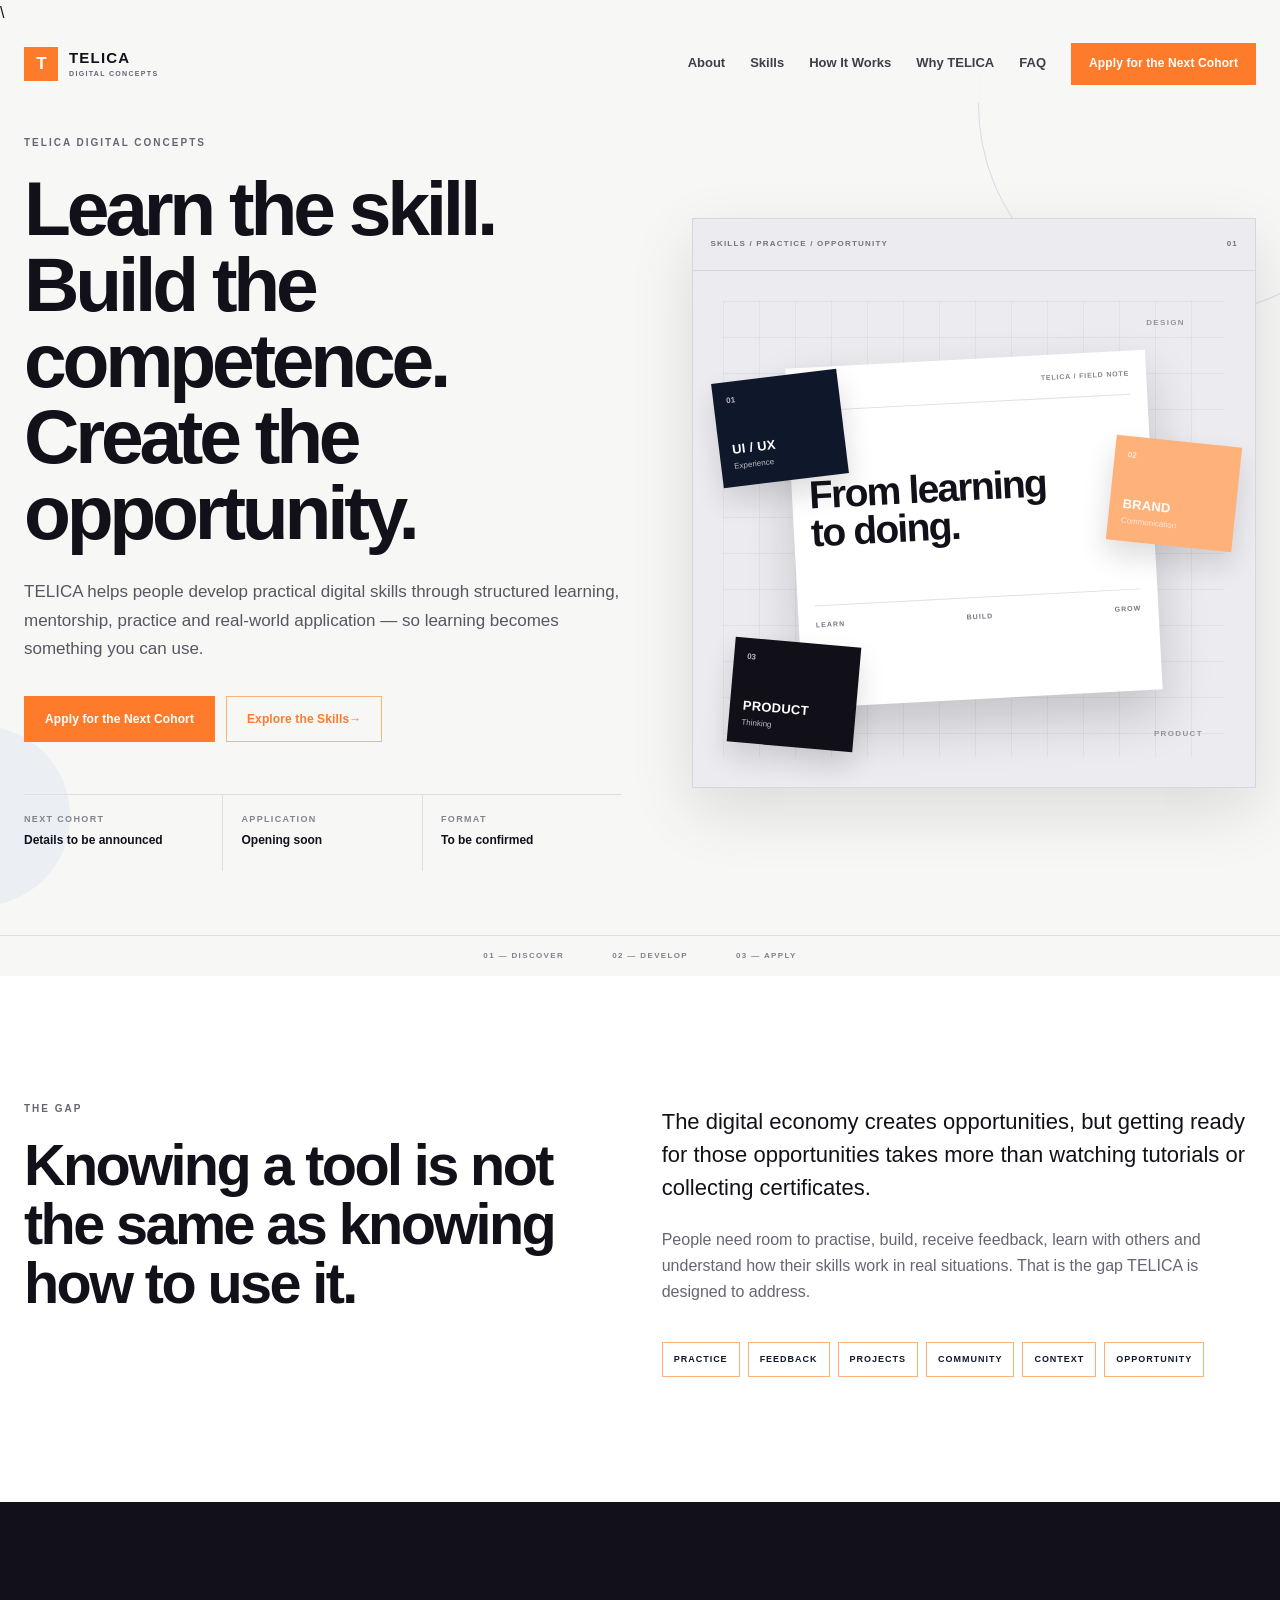
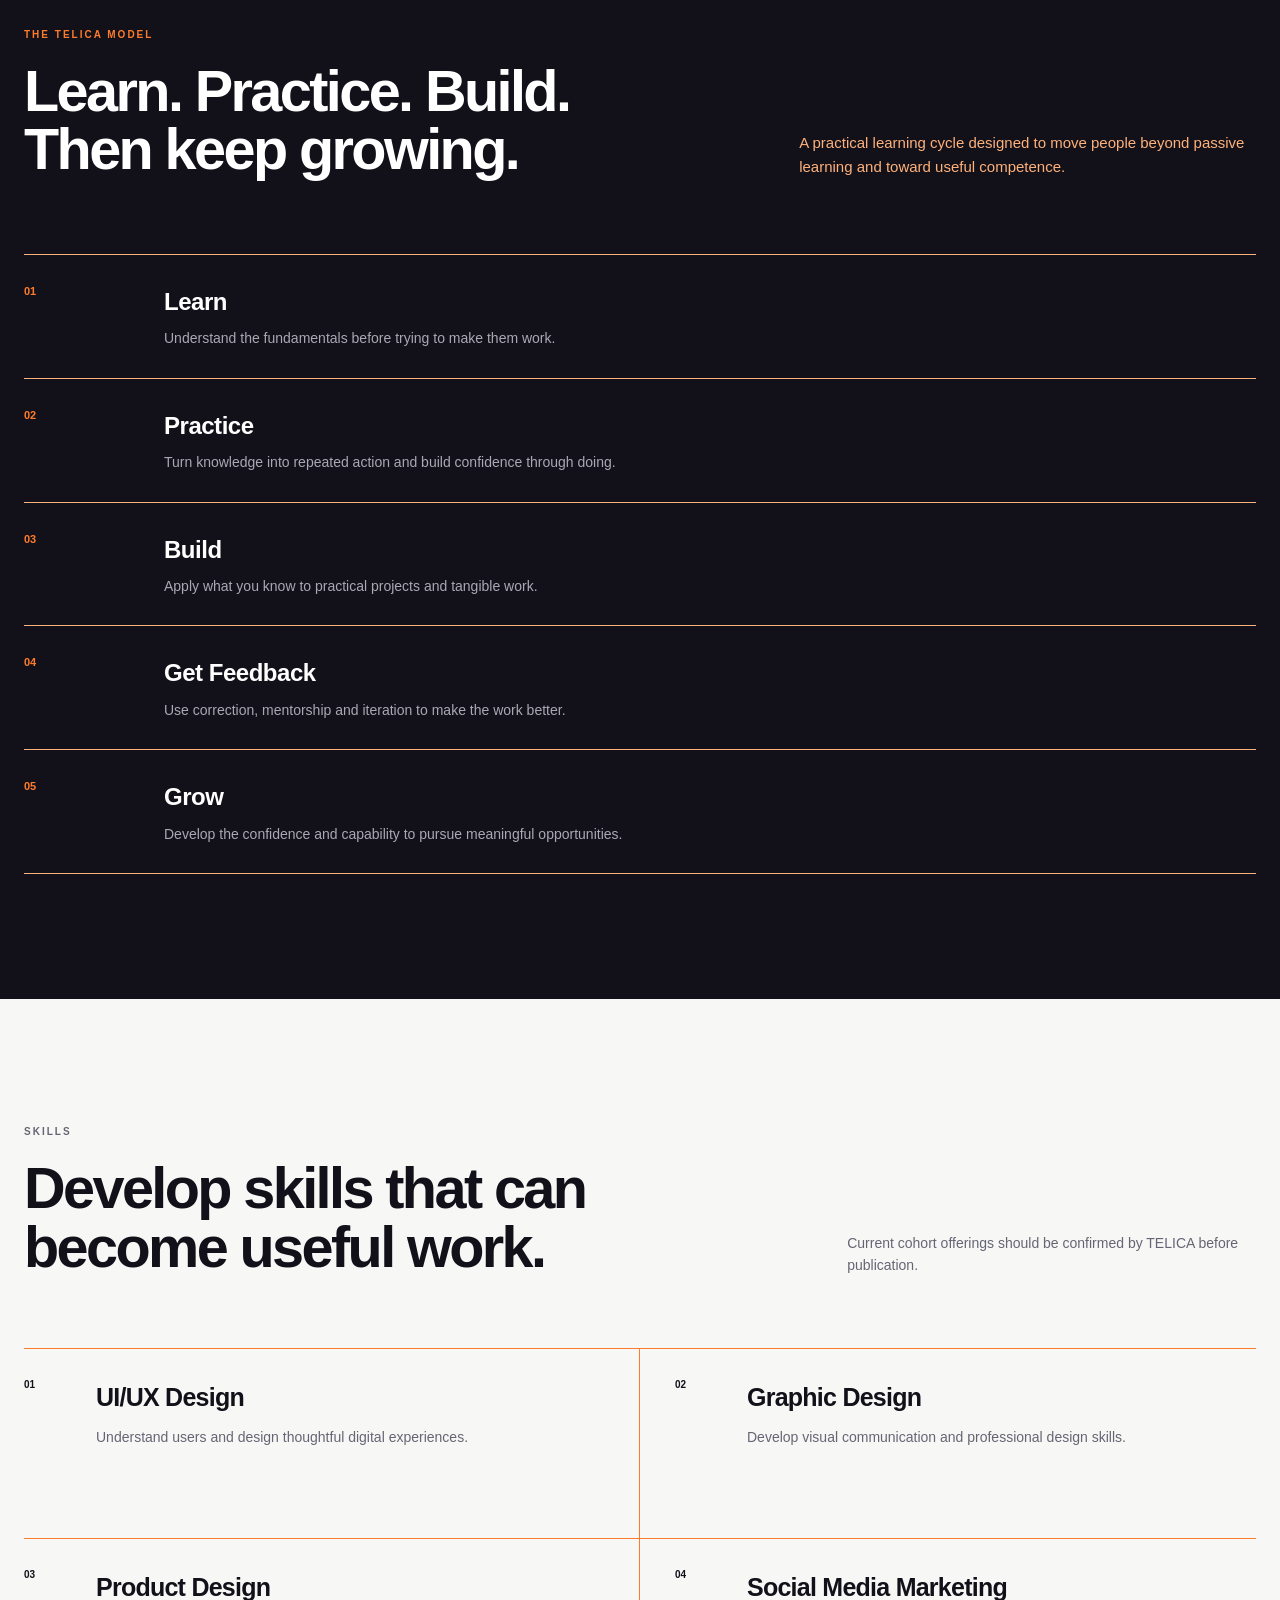
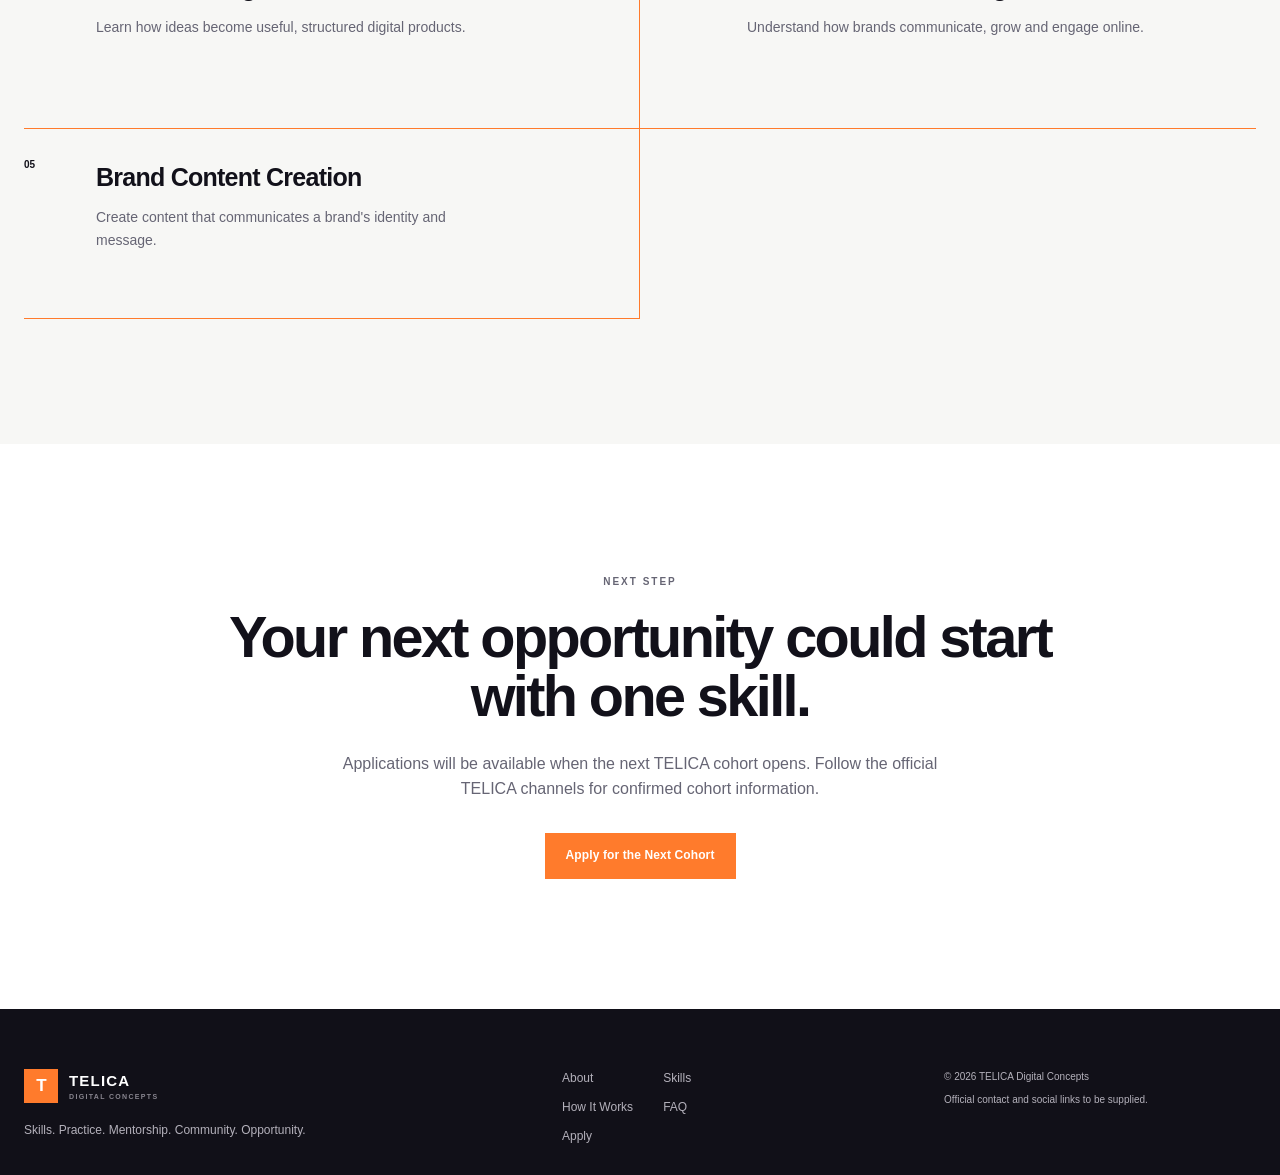
<file: index.html>
<!DOCTYPE html>
<html lang="en">
<head>
  <meta charset="UTF-8">
  <meta name="viewport" content="width=device-width, initial-scale=1.0">
  <meta name="description" content="TELICA Digital Concepts — practical digital skills, mentorship, practice and opportunity.">
  <meta property="og:title" content="TELICA Digital Concepts — Learn. Build. Grow.">
  <meta property="og:description" content="Develop practical digital skills through structured learning, mentorship and hands-on practice.">
  <meta property="og:type" content="website">
  <title>TELICA Digital Concepts — Learn. Build. Grow.</title>\
   <!-- <link rel="favicon" type="image/png" href="TELICA 1-2.png"> -->
   <link rel="shortcut icon" href="/TELICA.png" type="image/png">
  <link rel="stylesheet" href="css/styles.css">
</head>
<body>
  <a class="skip-link" href="#main-content">Skip to content</a>

  <header class="site-header" data-header>
    <div class="container nav-wrap">
      <a class="brand" href="#" aria-label="TELICA Digital Concepts home">
        <span class="brand-mark" aria-hidden="true">T</span>
        <span class="brand-name">
          <strong>TELICA</strong>
          <span>DIGITAL CONCEPTS</span>
        </span>
      </a>

      <button class="menu-toggle" type="button" aria-expanded="false" aria-controls="site-menu">
        <span></span>
        <span></span>
        <span></span>
        <span class="sr-only">Open navigation</span>
      </button>

      <nav class="site-nav" id="site-menu" aria-label="Main navigation">
        <a href="#about">About</a>
        <a href="#skills">Skills</a>
        <a href="#approach">How It Works</a>
        <a href="#why-telica">Why TELICA</a>
        <a href="#faq">FAQ</a>
        <a class="nav-cta" href="/tr/index.html">Apply for the Next Cohort</a>
      </nav>
    </div>
  </header>

  <main id="main-content">
    <section class="hero" aria-labelledby="hero-title">
      <div class="container hero-grid">
        <div class="hero-copy reveal">
          <p class="eyebrow">TELICA DIGITAL CONCEPTS</p>
          <h1 id="hero-title">Learn the skill. Build the competence. Create the opportunity.</h1>
          <p class="hero-text">
            TELICA helps people develop practical digital skills through structured learning,
            mentorship, practice and real-world application — so learning becomes something you can use.
          </p>

          <div class="hero-actions">
            <a class="button button-primary" href="#apply">Apply for the Next Cohort</a>
            <a class="button button-secondary" href="#skills">Explore the Skills <span aria-hidden="true">→</span></a>
          </div>

          <div class="hero-meta" aria-label="Cohort information">
            <div>
              <span>Next Cohort</span>
              <strong>Details to be announced</strong>
            </div>
            <div>
              <span>Application</span>
              <strong>Opening soon</strong>
            </div>
            <div>
              <span>Format</span>
              <strong>To be confirmed</strong>
            </div>
          </div>
        </div>

        <div class="hero-visual reveal" aria-label="TELICA digital skills visual">
          <div class="visual-topline">
            <span>SKILLS / PRACTICE / OPPORTUNITY</span>
            <span>01</span>
          </div>

          <div class="visual-stage">
            <div class="stage-label stage-label-a">DESIGN</div>
            <div class="stage-label stage-label-b">CONTENT</div>
            <div class="stage-label stage-label-c">PRODUCT</div>

            <div class="central-sheet">
              <div class="sheet-header">
                <span class="sheet-dot"></span>
                <span class="sheet-dot"></span>
                <span class="sheet-dot"></span>
                <span class="sheet-title">TELICA / FIELD NOTE</span>
              </div>
              <div class="sheet-line sheet-line-short"></div>
              <div class="sheet-heading">From learning<br>to doing.</div>
              <div class="sheet-rule"></div>
              <div class="sheet-footer">
                <span>LEARN</span>
                <span>BUILD</span>
                <span>GROW</span>
              </div>
            </div>

            <div class="visual-card visual-card-blue">
              <span class="card-number">01</span>
              <strong>UI / UX</strong>
              <small>Experience</small>
            </div>

            <div class="visual-card visual-card-purple">
              <span class="card-number">02</span>
              <strong>BRAND</strong>
              <small>Communication</small>
            </div>

            <div class="visual-card visual-card-dark">
              <span class="card-number">03</span>
              <strong>PRODUCT</strong>
              <small>Thinking</small>
            </div>
          </div>
        </div>
      </div>

      <div class="hero-bottom-line" aria-hidden="true">
        <span>01 — DISCOVER</span>
        <span>02 — DEVELOP</span>
        <span>03 — APPLY</span>
      </div>
    </section>

    <section class="problem section" id="about" aria-labelledby="problem-title">
      <div class="container problem-grid">
        <div class="section-intro reveal">
          <p class="eyebrow">THE GAP</p>
          <h2 id="problem-title">Knowing a tool is not the same as knowing how to use it.</h2>
        </div>

        <div class="problem-content reveal">
          <p class="lead">
            The digital economy creates opportunities, but getting ready for those opportunities
            takes more than watching tutorials or collecting certificates.
          </p>
          <p>
            People need room to practise, build, receive feedback, learn with others and understand
            how their skills work in real situations. That is the gap TELICA is designed to address.
          </p>

          <div class="principles">
            <span>Practice</span>
            <span>Feedback</span>
            <span>Projects</span>
            <span>Community</span>
            <span>Context</span>
            <span>Opportunity</span>
          </div>
        </div>
      </div>
    </section>

    <section class="approach section section-dark" id="approach" aria-labelledby="approach-title">
      <div class="container">
        <div class="approach-heading reveal">
          <div>
            <p class="eyebrow eyebrow-light">THE TELICA MODEL</p>
            <h2 id="approach-title">Learn. Practice. Build.<br>Then keep growing.</h2>
          </div>
          <p>
            A practical learning cycle designed to move people beyond passive learning
            and toward useful competence.
          </p>
        </div>

        <div class="approach-list">
          <article class="approach-item reveal">
            <span>01</span>
            <div>
              <h3>Learn</h3>
              <p>Understand the fundamentals before trying to make them work.</p>
            </div>
          </article>
          <article class="approach-item reveal">
            <span>02</span>
            <div>
              <h3>Practice</h3>
              <p>Turn knowledge into repeated action and build confidence through doing.</p>
            </div>
          </article>
          <article class="approach-item reveal">
            <span>03</span>
            <div>
              <h3>Build</h3>
              <p>Apply what you know to practical projects and tangible work.</p>
            </div>
          </article>
          <article class="approach-item reveal">
            <span>04</span>
            <div>
              <h3>Get Feedback</h3>
              <p>Use correction, mentorship and iteration to make the work better.</p>
            </div>
          </article>
          <article class="approach-item reveal">
            <span>05</span>
            <div>
              <h3>Grow</h3>
              <p>Develop the confidence and capability to pursue meaningful opportunities.</p>
            </div>
          </article>
        </div>
      </div>
    </section>

    <section class="skills-preview section" id="skills" aria-labelledby="skills-title">
      <div class="container">
        <div class="section-heading reveal">
          <div>
            <p class="eyebrow">SKILLS</p>
            <h2 id="skills-title">Develop skills that can become useful work.</h2>
          </div>
          <p>Current cohort offerings should be confirmed by TELICA before publication.</p>
        </div>

        <div class="skills-grid">
          <article class="skill-item reveal">
            <span class="skill-index">01</span>
            <div>
              <h3>UI/UX Design</h3>
              <p>Understand users and design thoughtful digital experiences.</p>
            </div>
          </article>
          <article class="skill-item reveal">
            <span class="skill-index">02</span>
            <div>
              <h3>Graphic Design</h3>
              <p>Develop visual communication and professional design skills.</p>
            </div>
          </article>
          <article class="skill-item reveal">
            <span class="skill-index">03</span>
            <div>
              <h3>Product Design</h3>
              <p>Learn how ideas become useful, structured digital products.</p>
            </div>
          </article>
          <article class="skill-item reveal">
            <span class="skill-index">04</span>
            <div>
              <h3>Social Media Marketing</h3>
              <p>Understand how brands communicate, grow and engage online.</p>
            </div>
          </article>
          <article class="skill-item reveal">
            <span class="skill-index">05</span>
            <div>
              <h3>Brand Content Creation</h3>
              <p>Create content that communicates a brand's identity and message.</p>
            </div>
          </article>
        </div>
      </div>
    </section>

    <section class="closing-cta section" id="apply" aria-labelledby="apply-title">
      <div class="container closing-inner reveal">
        <p class="eyebrow">NEXT STEP</p>
        <h2 id="apply-title">Your next opportunity could start with one skill.</h2>
        <p>
          Applications will be available when the next TELICA cohort opens.
          Follow the official TELICA channels for confirmed cohort information.
        </p>
        <a class="button button-primary" href="/tr/index.html">Apply for the Next Cohort</a>
      </div>
    </section>
  </main>

  <footer class="site-footer">
    <div class="container footer-grid">
      <div>
        <a class="brand brand-footer" href="#" aria-label="TELICA Digital Concepts home">
          <span class="brand-mark" aria-hidden="true">T</span>
          <span class="brand-name">
            <strong>TELICA</strong>
            <span>DIGITAL CONCEPTS</span>
          </span>
        </a>
        <p>Skills. Practice. Mentorship. Community. Opportunity.</p>
      </div>
      <div class="footer-links">
        <a href="#about">About</a>
        <a href="#skills">Skills</a>
        <a href="#approach">How It Works</a>
        <a href="#faq">FAQ</a>
        <a href="/tr/index.html">Apply</a>
      </div>
      <div class="footer-note">
        <span>© <span data-year></span> TELICA Digital Concepts</span>
        <span>Official contact and social links to be supplied.</span>
      </div>
    </div>
  </footer>

  <script src="js/script.js"></script>
</body>
</html>
</file>
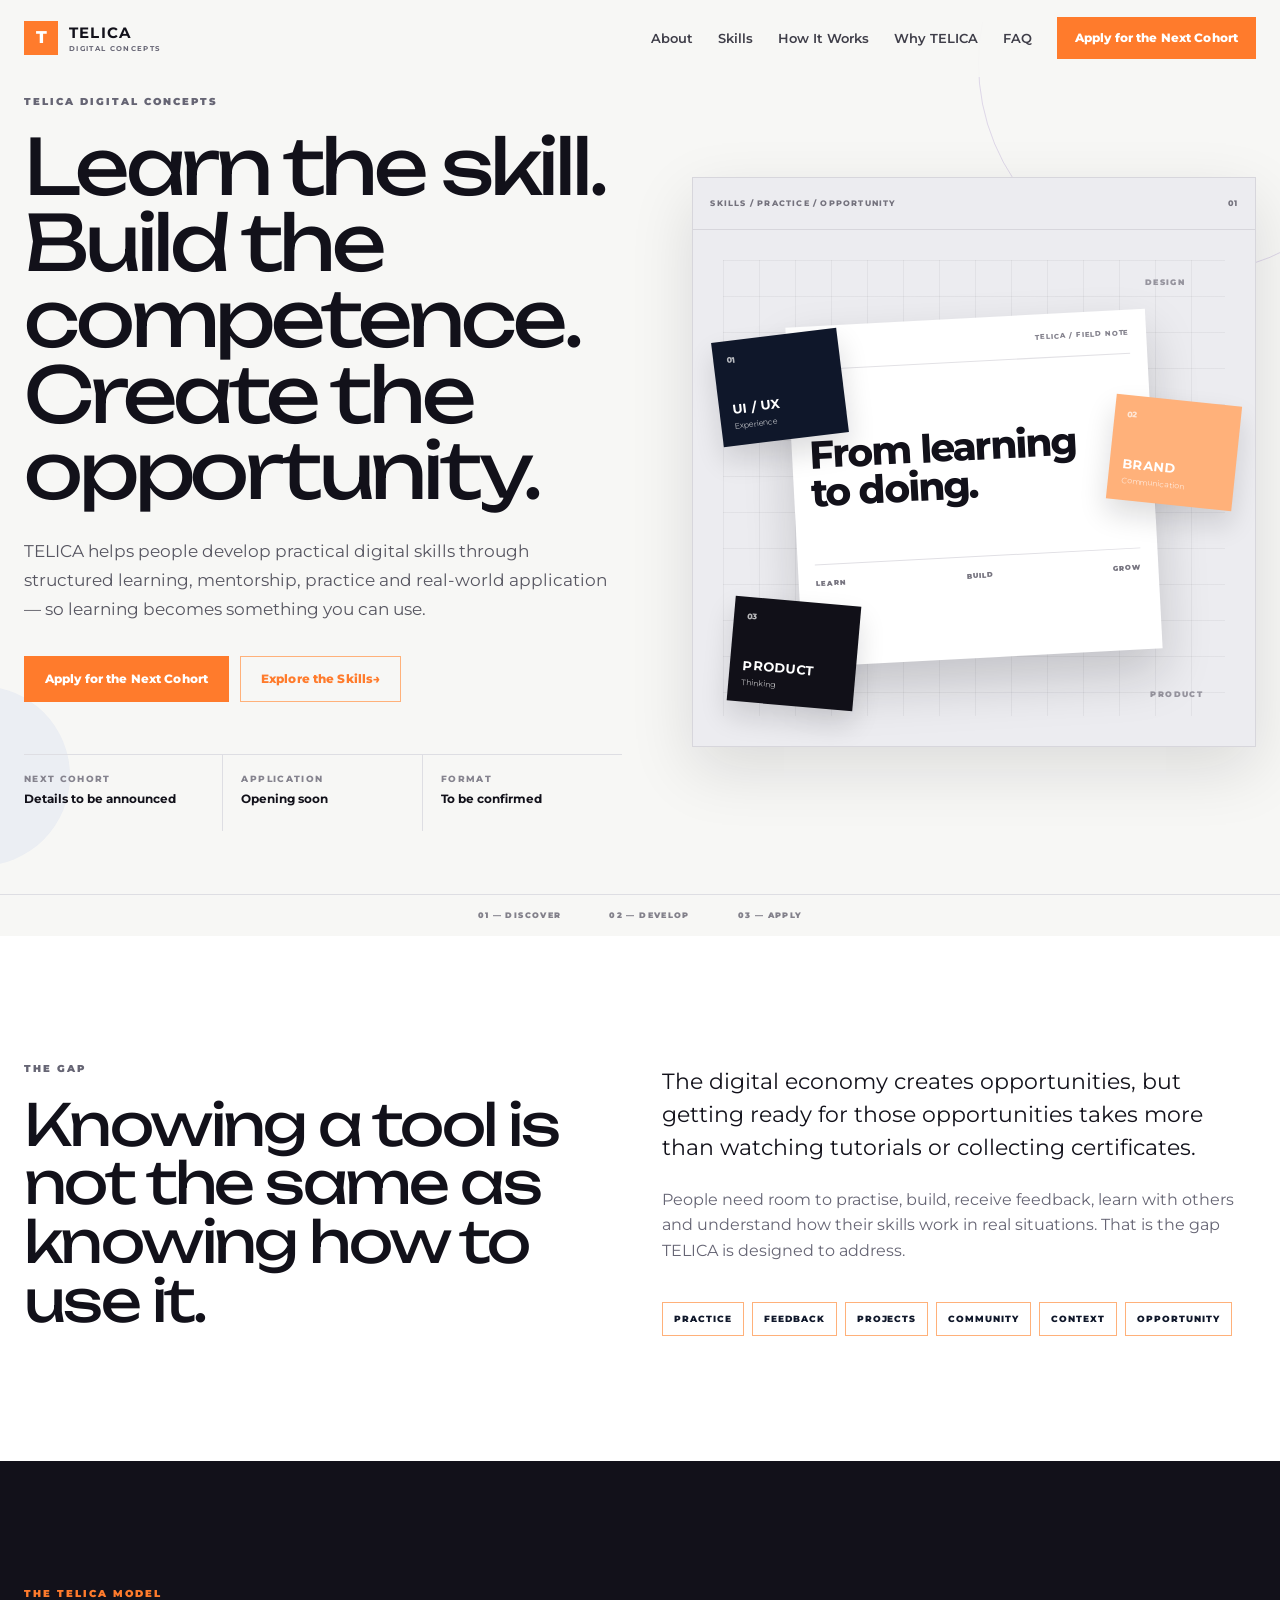
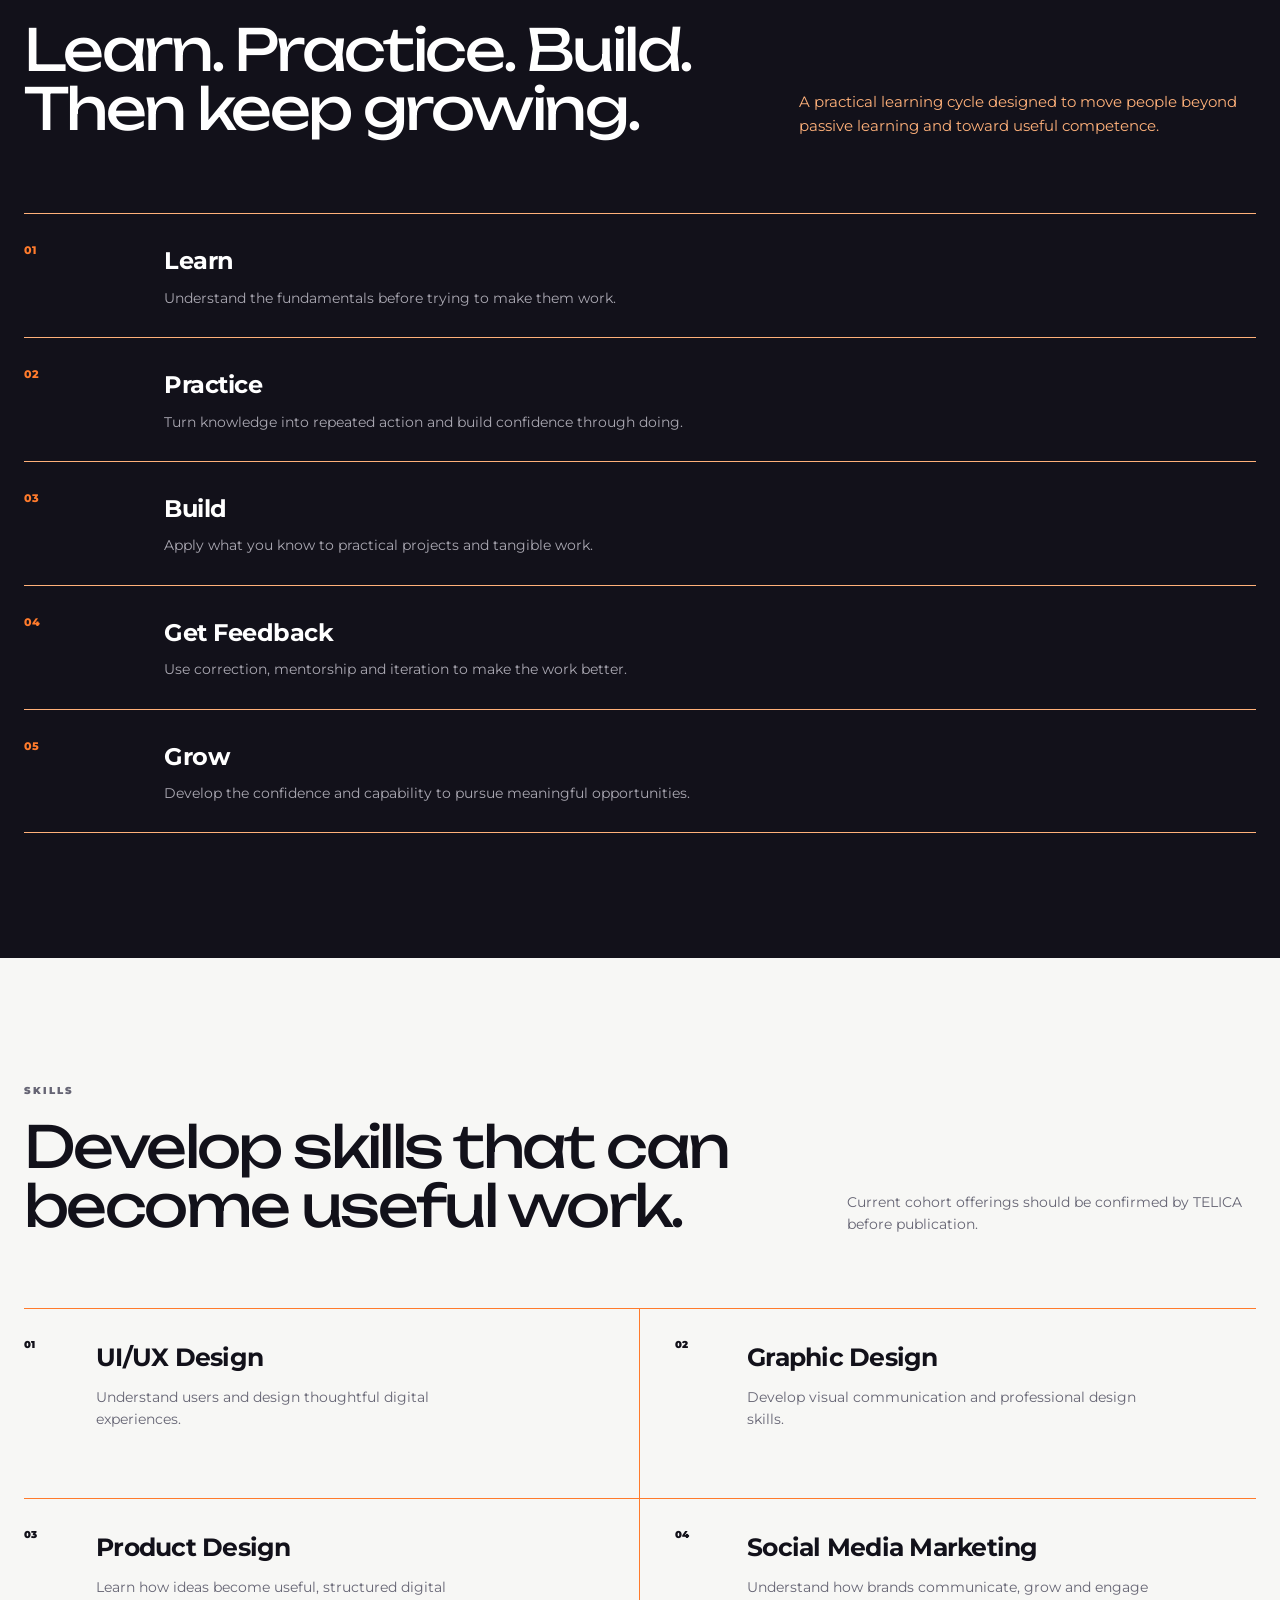
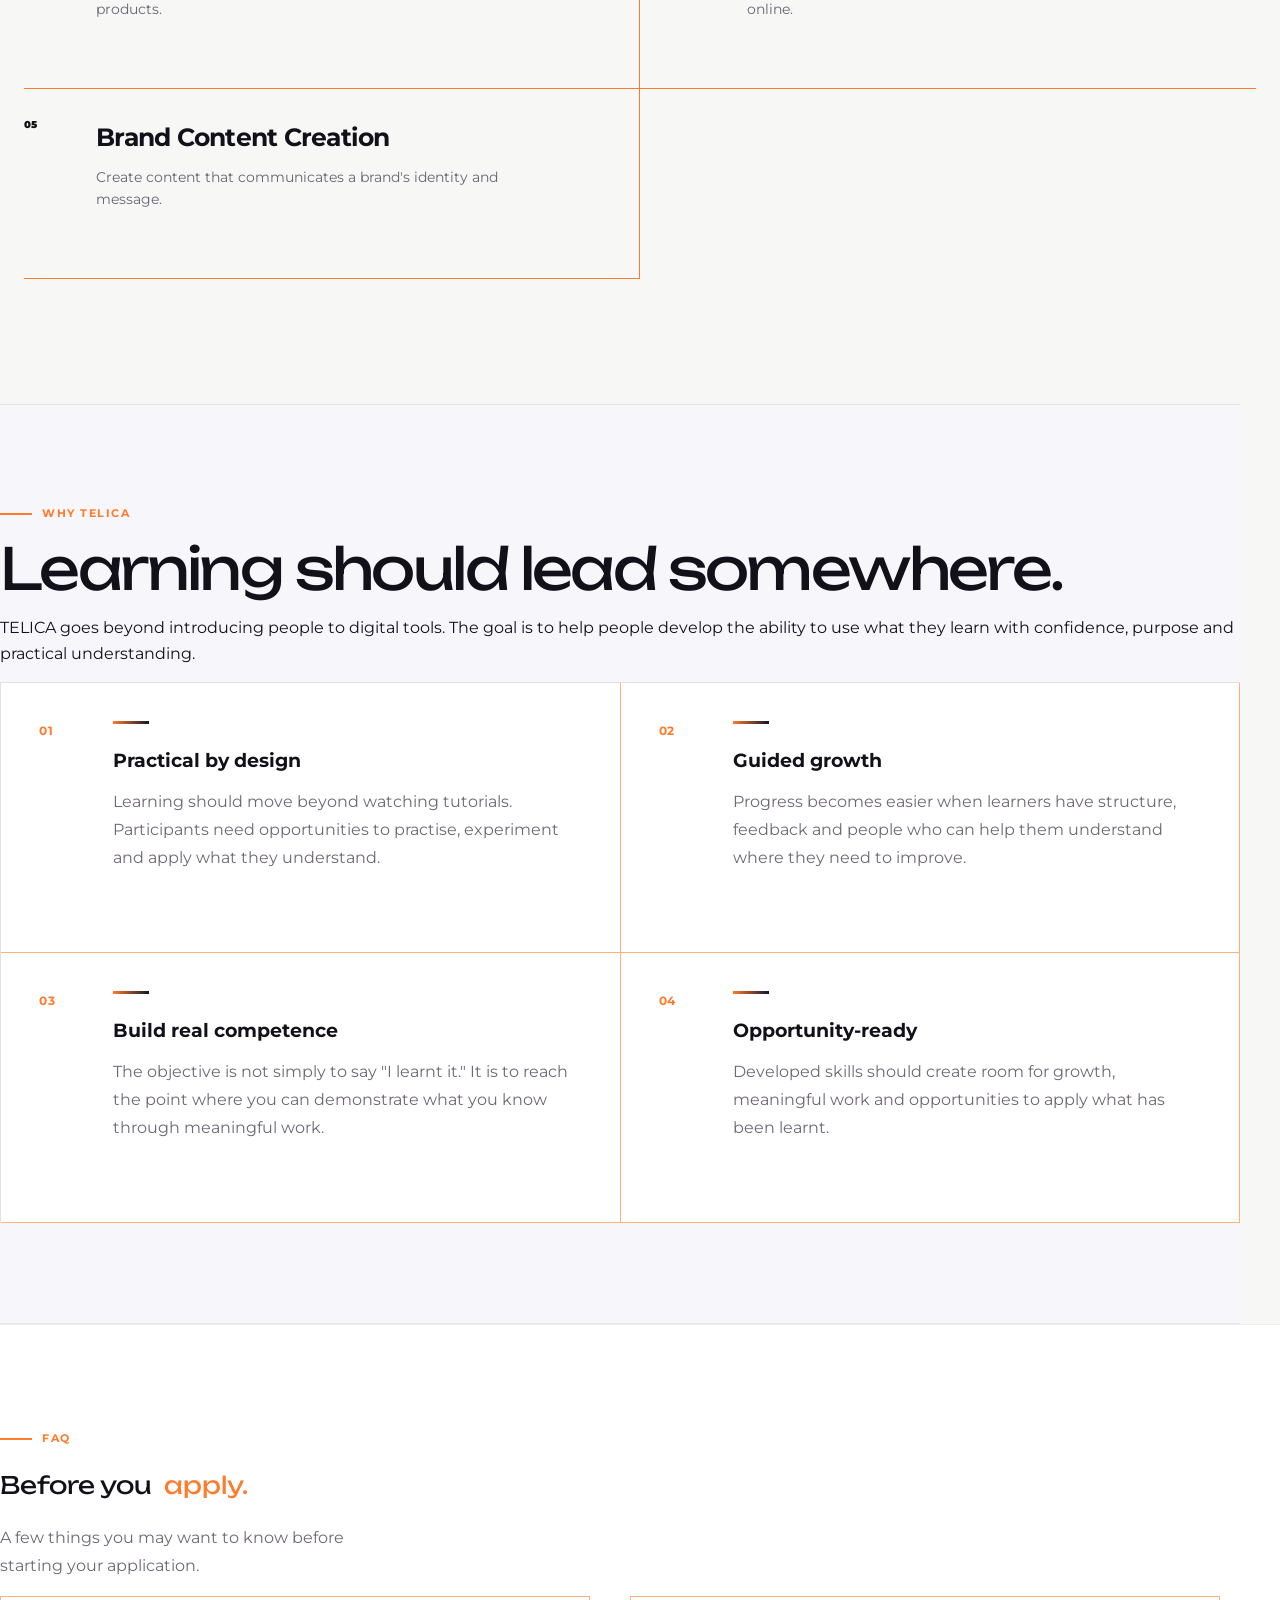
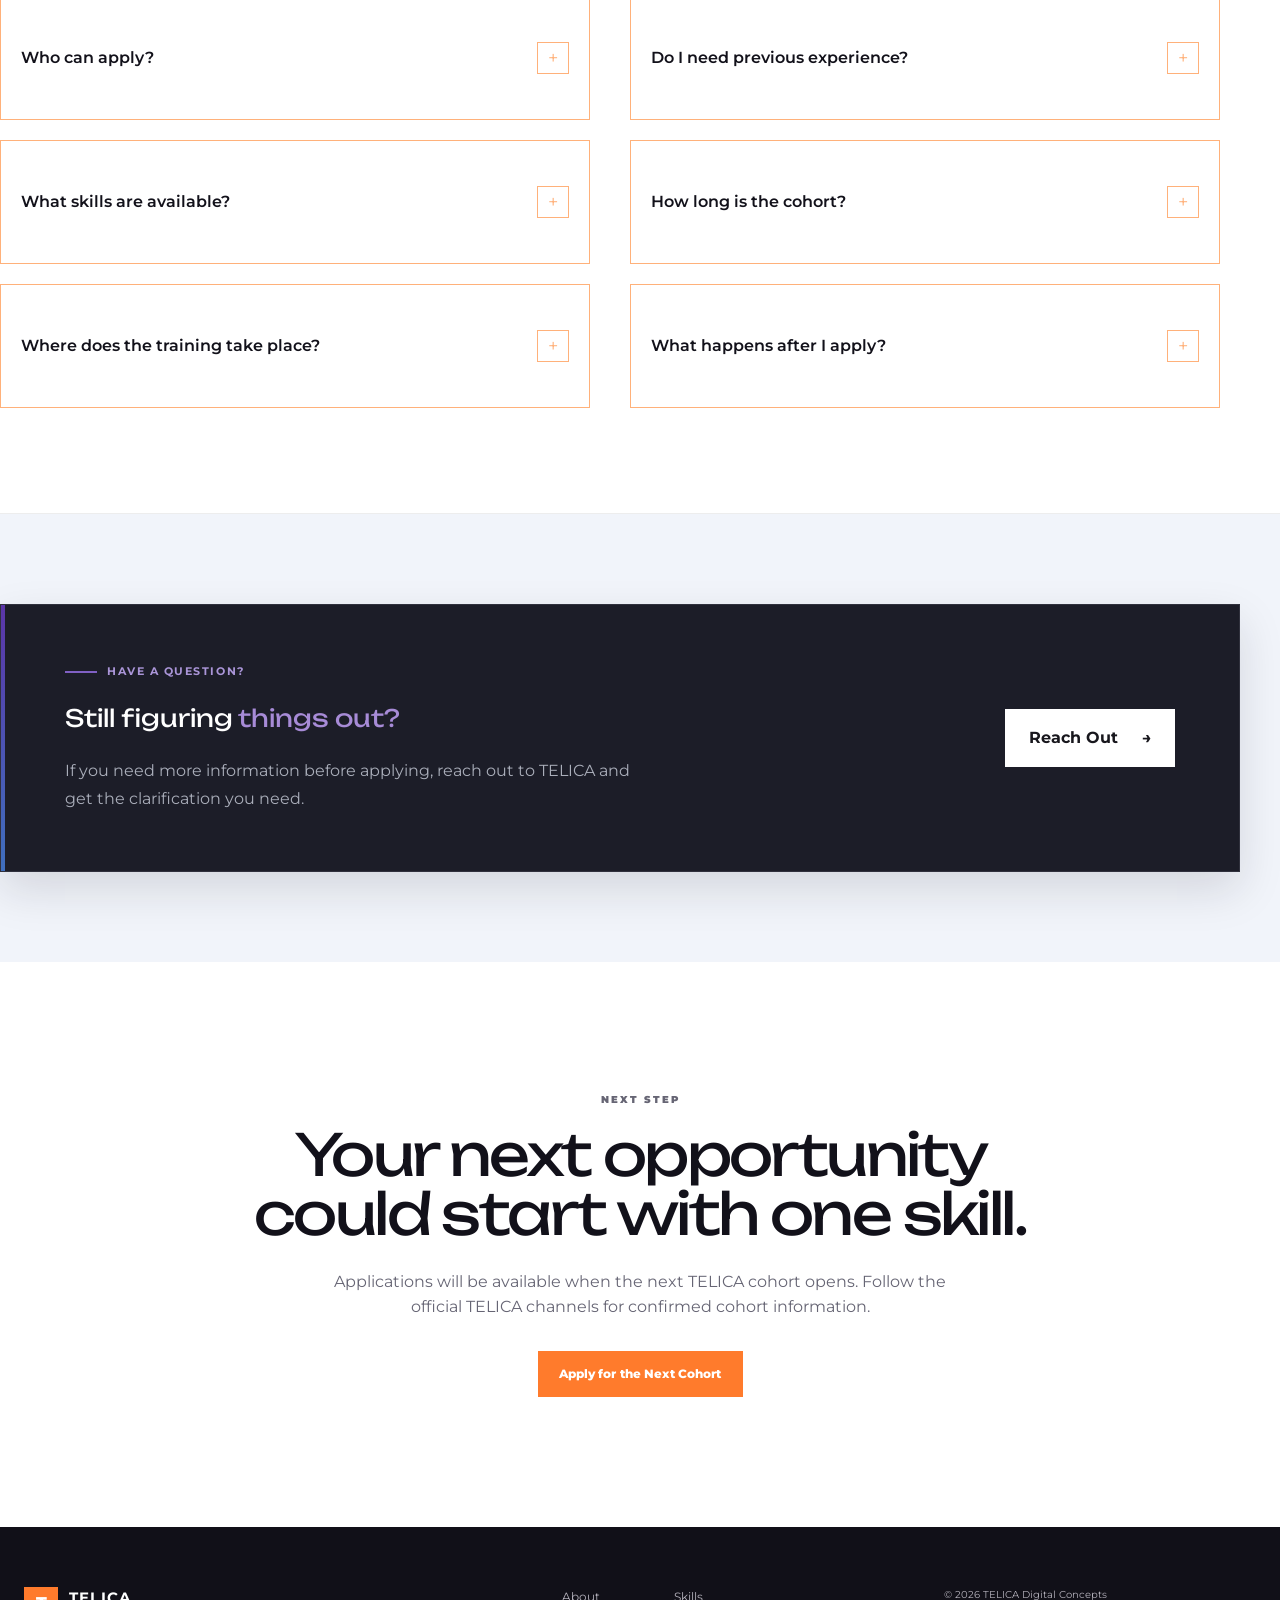
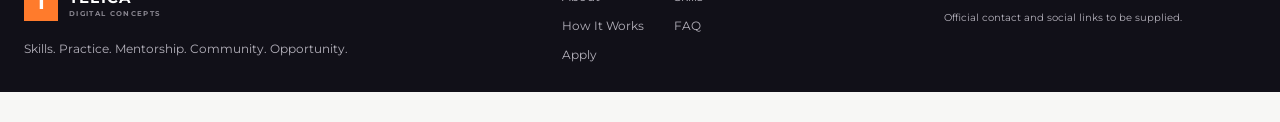
<file: tel/index.html>
<!doctype html>
<html lang="en">
  <head>
    <meta charset="UTF-8" />
    <meta name="viewport" content="width=device-width, initial-scale=1.0" />
    <meta
      name="description"
      content="TELICA Digital Concepts — practical digital skills, mentorship, practice and opportunity."
    />
    <meta
      property="og:title"
      content="TELICA Digital Concepts — Learn. Build. Grow."
    />
    <meta
      property="og:description"
      content="Develop practical digital skills through structured learning, mentorship and hands-on practice."
    />
    <meta property="og:type" content="website" />
    <title>TELICA Digital Concepts — Learn. Build. Grow.</title>
    <!-- <link rel="favicon" type="image/png" href="TELICA 1-2.png"> -->
    <link rel="shortcut icon" href="/TELICA.png" type="image/png" />
    <link rel="stylesheet" href="css/styles.css" />
  </head>
  <body>
    <a class="skip-link" href="#main-content">Skip to content</a>

    <header class="site-header" data-header>
      <div class="container nav-wrap">
        <a class="brand" href="#" aria-label="TELICA Digital Concepts home">
          <span class="brand-mark" aria-hidden="true">T</span>
          <span class="brand-name">
            <strong>TELICA</strong>
            <span>DIGITAL CONCEPTS</span>
          </span>
        </a>

        <button
          class="menu-toggle"
          type="button"
          aria-expanded="false"
          aria-controls="site-menu"
        >
          <span></span>
          <span></span>
          <span></span>
          <span class="sr-only">Open navigation</span>
        </button>

        <nav class="site-nav" id="site-menu" aria-label="Main navigation">
          <a href="#about">About</a>
          <a href="#skills">Skills</a>
          <a href="#approach">How It Works</a>
          <a href="#why-telica">Why TELICA</a>
          <a href="#faq">FAQ</a>
          <a class="nav-cta" href="/tr/index.html">Apply for the Next Cohort</a>
        </nav>
      </div>
    </header>

    <main id="main-content">
      <section class="hero" aria-labelledby="hero-title">
        <div class="container hero-grid">
          <div class="hero-copy reveal">
            <p class="eyebrow">TELICA DIGITAL CONCEPTS</p>
            <h1 id="hero-title">
              Learn the skill. Build the competence. Create the opportunity.
            </h1>
            <p class="hero-text">
              TELICA helps people develop practical digital skills through
              structured learning, mentorship, practice and real-world
              application — so learning becomes something you can use.
            </p>

            <div class="hero-actions">
              <a class="button button-primary" href="#apply"
                >Apply for the Next Cohort</a
              >
              <a class="button button-secondary" href="#skills"
                >Explore the Skills <span aria-hidden="true">→</span></a
              >
            </div>

            <div class="hero-meta" aria-label="Cohort information">
              <div>
                <span>Next Cohort</span>
                <strong>Details to be announced</strong>
              </div>
              <div>
                <span>Application</span>
                <strong>Opening soon</strong>
              </div>
              <div>
                <span>Format</span>
                <strong>To be confirmed</strong>
              </div>
            </div>
          </div>

          <div
            class="hero-visual reveal"
            aria-label="TELICA digital skills visual"
          >
            <div class="visual-topline">
              <span>SKILLS / PRACTICE / OPPORTUNITY</span>
              <span>01</span>
            </div>

            <div class="visual-stage">
              <div class="stage-label stage-label-a">DESIGN</div>
              <div class="stage-label stage-label-b">CONTENT</div>
              <div class="stage-label stage-label-c">PRODUCT</div>

              <div class="central-sheet">
                <div class="sheet-header">
                  <span class="sheet-dot"></span>
                  <span class="sheet-dot"></span>
                  <span class="sheet-dot"></span>
                  <span class="sheet-title">TELICA / FIELD NOTE</span>
                </div>
                <div class="sheet-line sheet-line-short"></div>
                <div class="sheet-heading">From learning<br />to doing.</div>
                <div class="sheet-rule"></div>
                <div class="sheet-footer">
                  <span>LEARN</span>
                  <span>BUILD</span>
                  <span>GROW</span>
                </div>
              </div>

              <div class="visual-card visual-card-blue">
                <span class="card-number">01</span>
                <strong>UI / UX</strong>
                <small>Experience</small>
              </div>

              <div class="visual-card visual-card-purple">
                <span class="card-number">02</span>
                <strong>BRAND</strong>
                <small>Communication</small>
              </div>

              <div class="visual-card visual-card-dark">
                <span class="card-number">03</span>
                <strong>PRODUCT</strong>
                <small>Thinking</small>
              </div>
            </div>
          </div>
        </div>

        <div class="hero-bottom-line" aria-hidden="true">
          <span>01 — DISCOVER</span>
          <span>02 — DEVELOP</span>
          <span>03 — APPLY</span>
        </div>
      </section>

      <section
        class="problem section"
        id="about"
        aria-labelledby="problem-title"
      >
        <div class="container problem-grid">
          <div class="section-intro reveal">
            <p class="eyebrow">THE GAP</p>
            <h2 id="problem-title">
              Knowing a tool is not the same as knowing how to use it.
            </h2>
          </div>

          <div class="problem-content reveal">
            <p class="lead">
              The digital economy creates opportunities, but getting ready for
              those opportunities takes more than watching tutorials or
              collecting certificates.
            </p>
            <p>
              People need room to practise, build, receive feedback, learn with
              others and understand how their skills work in real situations.
              That is the gap TELICA is designed to address.
            </p>

            <div class="principles">
              <span>Practice</span>
              <span>Feedback</span>
              <span>Projects</span>
              <span>Community</span>
              <span>Context</span>
              <span>Opportunity</span>
            </div>
          </div>
        </div>
      </section>

      <section
        class="approach section section-dark"
        id="approach"
        aria-labelledby="approach-title"
      >
        <div class="container">
          <div class="approach-heading reveal">
            <div>
              <p class="eyebrow eyebrow-light">THE TELICA MODEL</p>
              <h2 id="approach-title">
                Learn. Practice. Build.<br />Then keep growing.
              </h2>
            </div>
            <p>
              A practical learning cycle designed to move people beyond passive
              learning and toward useful competence.
            </p>
          </div>

          <div class="approach-list">
            <article class="approach-item reveal">
              <span>01</span>
              <div>
                <h3>Learn</h3>
                <p>
                  Understand the fundamentals before trying to make them work.
                </p>
              </div>
            </article>
            <article class="approach-item reveal">
              <span>02</span>
              <div>
                <h3>Practice</h3>
                <p>
                  Turn knowledge into repeated action and build confidence
                  through doing.
                </p>
              </div>
            </article>
            <article class="approach-item reveal">
              <span>03</span>
              <div>
                <h3>Build</h3>
                <p>
                  Apply what you know to practical projects and tangible work.
                </p>
              </div>
            </article>
            <article class="approach-item reveal">
              <span>04</span>
              <div>
                <h3>Get Feedback</h3>
                <p>
                  Use correction, mentorship and iteration to make the work
                  better.
                </p>
              </div>
            </article>
            <article class="approach-item reveal">
              <span>05</span>
              <div>
                <h3>Grow</h3>
                <p>
                  Develop the confidence and capability to pursue meaningful
                  opportunities.
                </p>
              </div>
            </article>
          </div>
        </div>
      </section>

      <section
        class="skills-preview section"
        id="skills"
        aria-labelledby="skills-title"
      >
        <div class="container">
          <div class="section-heading reveal">
            <div>
              <p class="eyebrow">SKILLS</p>
              <h2 id="skills-title">
                Develop skills that can become useful work.
              </h2>
            </div>
            <p>
              Current cohort offerings should be confirmed by TELICA before
              publication.
            </p>
          </div>

          <div class="skills-grid">
            <article class="skill-item reveal">
              <span class="skill-index">01</span>
              <div>
                <h3>UI/UX Design</h3>
                <p>
                  Understand users and design thoughtful digital experiences.
                </p>
              </div>
            </article>
            <article class="skill-item reveal">
              <span class="skill-index">02</span>
              <div>
                <h3>Graphic Design</h3>
                <p>
                  Develop visual communication and professional design skills.
                </p>
              </div>
            </article>
            <article class="skill-item reveal">
              <span class="skill-index">03</span>
              <div>
                <h3>Product Design</h3>
                <p>
                  Learn how ideas become useful, structured digital products.
                </p>
              </div>
            </article>
            <article class="skill-item reveal">
              <span class="skill-index">04</span>
              <div>
                <h3>Social Media Marketing</h3>
                <p>
                  Understand how brands communicate, grow and engage online.
                </p>
              </div>
            </article>
            <article class="skill-item reveal">
              <span class="skill-index">05</span>
              <div>
                <h3>Brand Content Creation</h3>
                <p>
                  Create content that communicates a brand's identity and
                  message.
                </p>
              </div>
            </article>
          </div>
        </div>
      </section>
      <!-- =========================================================
     WHY TELICA
========================================================= -->

      <section class="why-telica section" id="why-telica">
        <div class="section-shell">
          <div class="section-intro">
            <div class="section-kicker">
              <span class="kicker-line"></span>
              <span>WHY TELICA</span>
            </div>

            <div class="section-intro-grid">
              <h2>
                Learning should lead
                <span>somewhere.</span>
              </h2>

              <div class="section-intro-copy">
                <p>
                  TELICA goes beyond introducing people to digital tools. The
                  goal is to help people develop the ability to use what they
                  learn with confidence, purpose and practical understanding.
                </p>
              </div>
            </div>
          </div>

          <div class="why-grid">
            <article class="why-item">
              <div class="why-item-number">01</div>

              <div class="why-item-body">
                <div class="why-accent"></div>

                <h3>Practical by design</h3>

                <p>
                  Learning should move beyond watching tutorials. Participants
                  need opportunities to practise, experiment and apply what they
                  understand.
                </p>
              </div>
            </article>

            <article class="why-item">
              <div class="why-item-number">02</div>

              <div class="why-item-body">
                <div class="why-accent"></div>

                <h3>Guided growth</h3>

                <p>
                  Progress becomes easier when learners have structure, feedback
                  and people who can help them understand where they need to
                  improve.
                </p>
              </div>
            </article>

            <article class="why-item">
              <div class="why-item-number">03</div>

              <div class="why-item-body">
                <div class="why-accent"></div>

                <h3>Build real competence</h3>

                <p>
                  The objective is not simply to say "I learnt it." It is to
                  reach the point where you can demonstrate what you know
                  through meaningful work.
                </p>
              </div>
            </article>

            <article class="why-item">
              <div class="why-item-number">04</div>

              <div class="why-item-body">
                <div class="why-accent"></div>

                <h3>Opportunity-ready</h3>

                <p>
                  Developed skills should create room for growth, meaningful
                  work and opportunities to apply what has been learnt.
                </p>
              </div>
            </article>
          </div>
        </div>
      </section>

      <!-- =========================================================
     TESTIMONIALS / SOCIAL PROOF
========================================================= -->

      <!-- =========================================================
     FAQ
========================================================= -->

      <section class="faq section" id="faq">
        <div class="section-shell">
          <div class="faq-layout">
            <div class="faq-heading">
              <div class="section-kicker">
                <span class="kicker-line"></span>

                <span>FAQ</span>
              </div>

              <h2>
                Before you
                <span> &nbsp;apply.</span>
              </h2>

              <p>
                A few things you may want to know before starting your
                application.
              </p>
            </div>

            <div class="faq-list">
              <article class="faq-item">
                <button
                  type="button"
                  class="faq-question"
                  aria-expanded="false"
                >
                  <span> Who can apply? </span>

                  <span class="faq-number" aria-hidden="true"> + </span>
                </button>

                <div class="faq-answer">
                  <div class="faq-answer-inner">
                    <!--
                                Replace with the official TELICA
                                eligibility information.
                            -->

                    <p>
                      Anyone can apply — students, traders, professionals, or
                      anyone ready to follow the leading trend in tech.
                    </p>
                  </div>
                </div>
              </article>

              <article class="faq-item">
                <button
                  type="button"
                  class="faq-question"
                  aria-expanded="false"
                >
                  <span> Do I need previous experience? </span>

                  <span class="faq-number" aria-hidden="true"> + </span>
                </button>

                <div class="faq-answer">
                  <div class="faq-answer-inner">
                    <p>
                      No prior experience is required, although some
                      specializations may benefit from basic knowledge. We’ll
                      help you build beyond the basics.
                    </p>
                  </div>
                </div>
              </article>

              <article class="faq-item">
                <button
                  type="button"
                  class="faq-question"
                  aria-expanded="false"
                >
                  <span> What skills are available? </span>

                  <span class="faq-number" aria-hidden="true"> + </span>
                </button>

                <div class="faq-answer">
                  <div class="faq-answer-inner">
                    <p>
                      We offer Graphic Design, Web Development, Content
                      Creation, Brand Marketing, and more. Explore our Skills
                      section for the full list of currently available
                      specializations.
                    </p>
                  </div>
                </div>
              </article>

              <article class="faq-item">
                <button
                  type="button"
                  class="faq-question"
                  aria-expanded="false"
                >
                  <span> How long is the cohort? </span>

                  <span class="faq-number" aria-hidden="true"> + </span>
                </button>

                <div class="faq-answer">
                  <div class="faq-answer-inner">
                    <p>
                      Cohorts typically run for 2–3 months, though some
                      specializations may require more time. Your dashboard will
                      show the duration of your selected skill before the cohort
                      begins.
                    </p>
                  </div>
                </div>
              </article>

              <article class="faq-item">
                <button
                  type="button"
                  class="faq-question"
                  aria-expanded="false"
                >
                  <span> Where does the training take place? </span>

                  <span class="faq-number" aria-hidden="true"> + </span>
                </button>

                <div class="faq-answer">
                  <div class="faq-answer-inner">
                    <p>
                      Training is primarily conducted online, with hybrid
                      options available where applicable. Your training medium
                      and venue details will be shared through your dashboard.
                    </p>
                  </div>
                </div>
              </article>

              <article class="faq-item">
                <button
                  type="button"
                  class="faq-question"
                  aria-expanded="false"
                >
                  <span> What happens after I apply? </span>

                  <span class="faq-number" aria-hidden="true"> + </span>
                </button>

                <div class="faq-answer">
                  <div class="faq-answer-inner">
                    <p>
                      Your application will be reviewed according to TELICA's
                      cohort process. Youll receive a copy of your response to
                      the gmail attached as well as subsequent responses as
                      relating to the apllication of the cohort.
                    </p>
                  </div>
                </div>
              </article>
            </div>
          </div>
        </div>
      </section>

      <!-- =========================================================
     REACH OUT / FINAL CTA
========================================================= -->

      <section class="reach-out section" id="reach-out">
        <div class="section-shell">
          <div class="reach-panel">
            <div class="reach-panel-accent"></div>

            <div class="reach-content">
              <div class="section-kicker section-kicker-light">
                <span class="kicker-line"></span>

                <span>HAVE A QUESTION?</span>
              </div>

              <h2>
                Still figuring
                <span>things out?</span>
              </h2>

              <p>
                If you need more information before applying, reach out to
                TELICA and get the clarification you need.
              </p>
            </div>

            <div class="reach-action">
              <!-- Replace with official TELICA email -->

              <a href="mailto:techvelora001@gmail.com" class="reach-button">
                Reach Out

                <span aria-hidden="true"> → </span>
              </a>
            </div>
          </div>
        </div>
      </section>
      <section
        class="closing-cta section"
        id="apply"
        aria-labelledby="apply-title"
      >
        <div class="container closing-inner reveal">
          <p class="eyebrow">NEXT STEP</p>
          <h2 id="apply-title">
            Your next opportunity could start with one skill.
          </h2>
          <p>
            Applications will be available when the next TELICA cohort opens.
            Follow the official TELICA channels for confirmed cohort
            information.
          </p>
          <a class="button button-primary" href="/tr/index.html"
            >Apply for the Next Cohort</a
          >
        </div>
      </section>
    </main>

    <footer class="site-footer">
      <div class="container footer-grid">
        <div>
          <a
            class="brand brand-footer"
            href="#"
            aria-label="TELICA Digital Concepts home"
          >
            <span class="brand-mark" aria-hidden="true">T</span>
            <span class="brand-name">
              <strong>TELICA</strong>
              <span>DIGITAL CONCEPTS</span>
            </span>
          </a>
          <p>Skills. Practice. Mentorship. Community. Opportunity.</p>
        </div>
        <div class="footer-links">
          <a href="#about">About</a>
          <a href="#skills">Skills</a>
          <a href="#approach">How It Works</a>
          <a href="#faq">FAQ</a>
          <a href="/tr/index.html">Apply</a>
        </div>
        <div class="footer-note">
          <span>© <span data-year></span> TELICA Digital Concepts</span>
          <span>Official contact and social links to be supplied.</span>
        </div>
      </div>
    </footer>

    <script src="js/script.js"></script>
  </body>
</html>
</file>
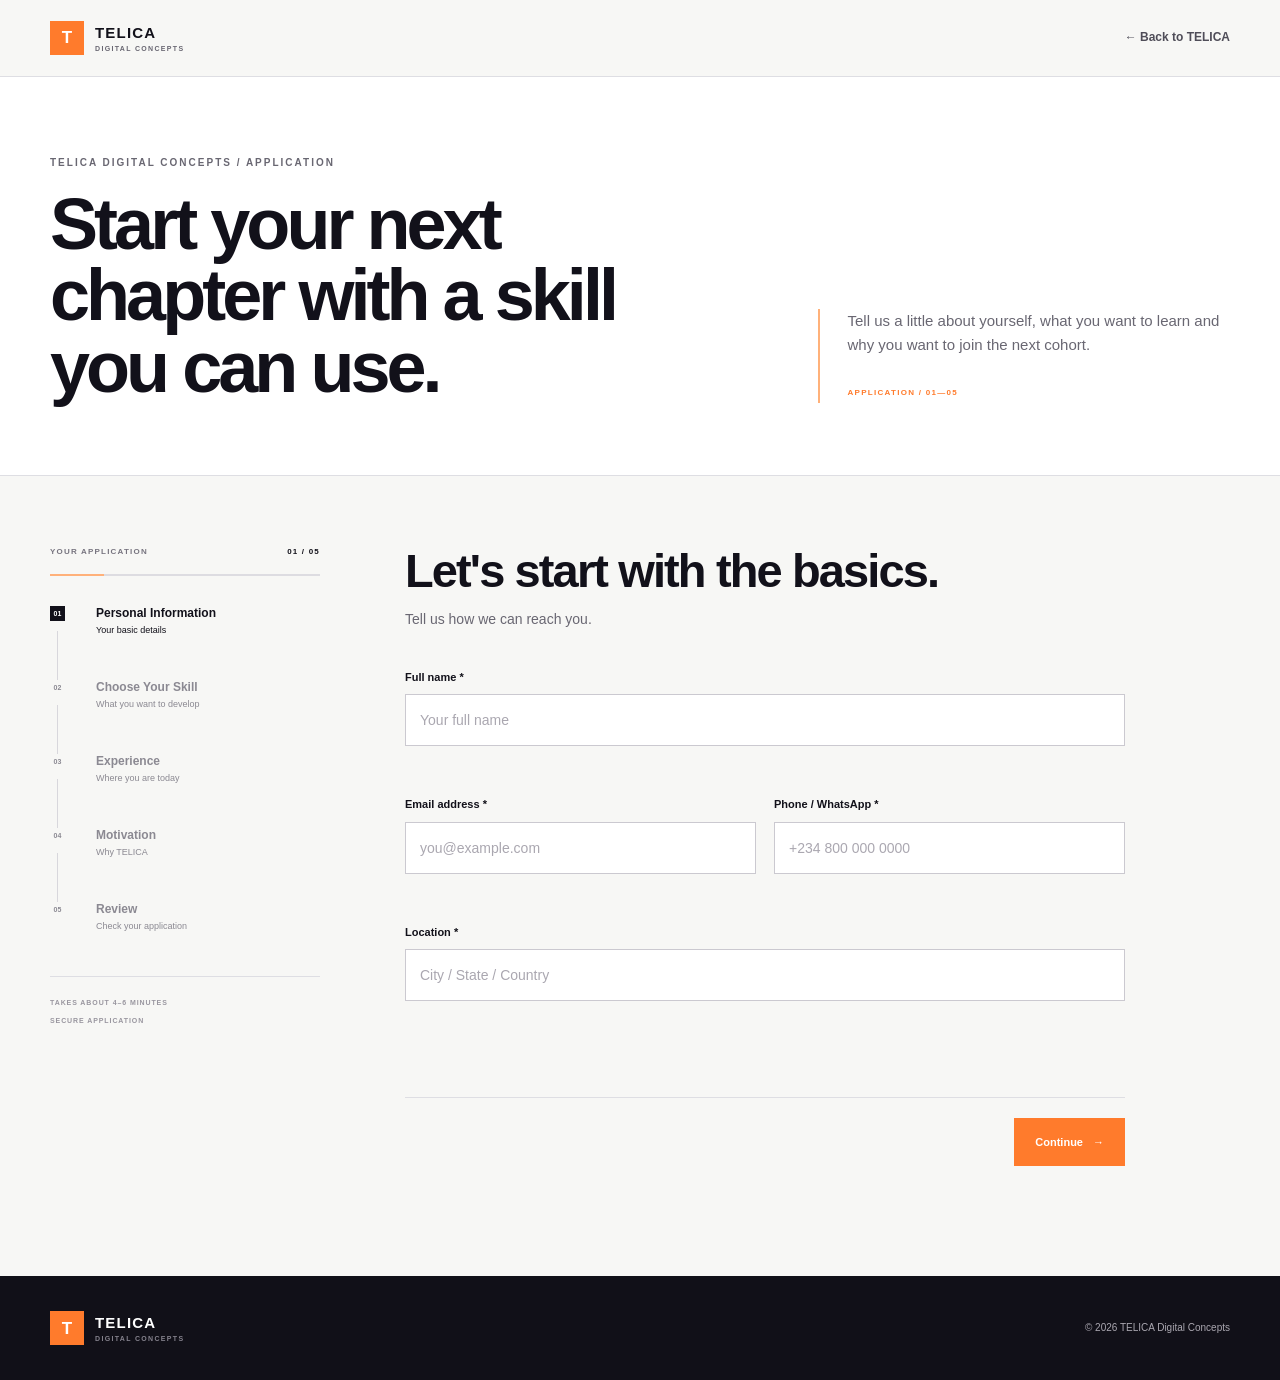
<file: tr/index.html>
<!DOCTYPE html>
<html lang="en">
<head>
  <meta charset="UTF-8">
  <meta name="viewport" content="width=device-width, initial-scale=1.0">
  <meta name="description" content="Apply for the next TELICA Digital Concepts cohort.">
  <meta property="og:title" content="Apply — TELICA Digital Concepts">
  <meta property="og:description" content="Apply for the next TELICA Digital Concepts cohort.">
  <meta property="og:type" content="website">
  <title>Apply — TELICA Digital Concepts</title>
  <link rel="stylesheet" href="css/styles.css">
</head>
<body>
  <a class="skip-link" href="#application">Skip to application</a>

  <header class="site-header">
    <div class="container nav-wrap">
      <a class="brand" href="index.html" aria-label="TELICA Digital Concepts home">
        <span class="brand-mark" aria-hidden="true">T</span>
        <span class="brand-name"><strong>TELICA</strong><span>DIGITAL CONCEPTS</span></span>
      </a>
      <a class="back-link" href="../index.html"><span aria-hidden="true">←</span> Back to TELICA</a>
    </div>
  </header>

  <main id="application">
    <section class="application-intro">
      <div class="container intro-grid">
        <div>
          <p class="eyebrow">TELICA DIGITAL CONCEPTS / APPLICATION</p>
          <h1>Start your next chapter with a skill you can use.</h1>
        </div>
        <div class="intro-note">
          <p>Tell us a little about yourself, what you want to learn and why you want to join the next cohort.</p>
          <span>APPLICATION / 01—05</span>
        </div>
      </div>
    </section>

    <section class="application-section">
      <div class="container application-layout">
        <aside class="progress-panel" aria-label="Application progress">
          <div class="progress-heading"><span>YOUR APPLICATION</span><strong id="progress-count">01 / 05</strong></div>
          <div class="progress-track" aria-hidden="true"><div class="progress-fill" id="progress-fill"></div></div>

          <ol class="steps">
            <li class="step is-active" data-step-indicator="1"><span>01</span><div><strong>Personal Information</strong><small>Your basic details</small></div></li>
            <li class="step" data-step-indicator="2"><span>02</span><div><strong>Choose Your Skill</strong><small>What you want to develop</small></div></li>
            <li class="step" data-step-indicator="3"><span>03</span><div><strong>Experience</strong><small>Where you are today</small></div></li>
            <li class="step" data-step-indicator="4"><span>04</span><div><strong>Motivation</strong><small>Why TELICA</small></div></li>
            <li class="step" data-step-indicator="5"><span>05</span><div><strong>Review</strong><small>Check your application</small></div></li>
          </ol>

          <div class="progress-footer"><span>TAKES ABOUT 4–6 MINUTES</span><span>SECURE APPLICATION</span></div>
        </aside>

        <div class="form-panel">
          <form id="application-form" novalidate>

            <fieldset class="form-step is-active" data-step="1">
              <legend>Let's start with the basics.</legend>
              <p class="step-description">Tell us how we can reach you.</p>
              <div class="field-grid">
                <div class="field field-full">
                  <label for="full-name">Full name <span>*</span></label>
                  <input id="full-name" name="full_name" type="text" autocomplete="name" placeholder="Your full name" required>
                  <small class="field-error" data-error-for="full_name"></small>
                </div>
                <div class="field">
                  <label for="email">Email address <span>*</span></label>
                  <input id="email" name="email" type="email" autocomplete="email" placeholder="you@example.com" required>
                  <small class="field-error" data-error-for="email"></small>
                </div>
                <div class="field">
                  <label for="phone">Phone / WhatsApp <span>*</span></label>
                  <input id="phone" name="phone" type="tel" autocomplete="tel" placeholder="+234 800 000 0000" required>
                  <small class="field-error" data-error-for="phone"></small>
                </div>
                <div class="field field-full">
                  <label for="location">Location <span>*</span></label>
                  <input id="location" name="location" type="text" autocomplete="address-level2" placeholder="City / State / Country" required>
                  <small class="field-error" data-error-for="location"></small>
                </div>
              </div>
            </fieldset>

            <fieldset class="form-step" data-step="2" hidden>
              <legend>What do you want to develop?</legend>
              <p class="step-description">Select the skill that best matches what you want to learn.</p>
              <div class="choice-grid">
                <label class="choice-card"><input type="radio" name="selected_skill" value="UI/UX Design" required><span class="choice-number">01</span><span class="choice-content"><strong>UI/UX Design</strong><small>Design thoughtful digital experiences.</small></span><span class="choice-check" aria-hidden="true">✓</span></label>
                <label class="choice-card"><input type="radio" name="selected_skill" value="Graphic Design"><span class="choice-number">02</span><span class="choice-content"><strong>Graphic Design</strong><small>Develop professional visual communication skills.</small></span><span class="choice-check" aria-hidden="true">✓</span></label>
                <label class="choice-card"><input type="radio" name="selected_skill" value="Product Design"><span class="choice-number">03</span><span class="choice-content"><strong>Product Design</strong><small>Learn how ideas become useful digital products.</small></span><span class="choice-check" aria-hidden="true">✓</span></label>
                <label class="choice-card"><input type="radio" name="selected_skill" value="Social Media Marketing"><span class="choice-number">04</span><span class="choice-content"><strong>Social Media Marketing</strong><small>Understand how brands communicate and grow online.</small></span><span class="choice-check" aria-hidden="true">✓</span></label>
                <label class="choice-card"><input type="radio" name="selected_skill" value="Brand Content Creation"><span class="choice-number">05</span><span class="choice-content"><strong>Brand Content Creation</strong><small>Create content that communicates a brand's identity.</small></span><span class="choice-check" aria-hidden="true">✓</span></label>
              </div>
              <small class="form-level-error" id="skill-error"></small>
            </fieldset>

            <fieldset class="form-step" data-step="3" hidden>
              <legend>Where are you in your journey?</legend>
              <p class="step-description">There is no wrong starting point. Choose the option that describes you best.</p>
              <div class="field-grid">
                <div class="field field-full">
                  <label>Current experience level <span>*</span></label>
                  <div class="choice-list">
                    <label class="radio-row"><input type="radio" name="experience_level" value="Complete beginner" required><span><strong>Complete beginner</strong><small>I am starting from the beginning.</small></span></label>
                    <label class="radio-row"><input type="radio" name="experience_level" value="Beginner with some exposure"><span><strong>Beginner with some exposure</strong><small>I have explored the skill but need structure and practice.</small></span></label>
                    <label class="radio-row"><input type="radio" name="experience_level" value="Intermediate"><span><strong>Intermediate</strong><small>I have experience and want to improve my competence.</small></span></label>
                  </div>
                  <small class="field-error" data-error-for="experience_level"></small>
                </div>
                <div class="field">
                  <label for="occupation">Current occupation / status <span>*</span></label>
                  <input id="occupation" name="occupation" type="text" placeholder="Student, freelancer, employed, etc." required>
                  <small class="field-error" data-error-for="occupation"></small>
                </div>
                <div class="field">
                  <label for="previous-exposure">Previous exposure to this skill</label>
                  <input id="previous-exposure" name="previous_exposure" type="text" placeholder="Optional">
                </div>
              </div>
            </fieldset>

            <fieldset class="form-step" data-step="4" hidden>
              <legend>What brings you here?</legend>
              <p class="step-description">Your answer helps TELICA understand what you hope to get from the experience.</p>
              <div class="field-grid">
                <div class="field field-full">
                  <label for="motivation">Why do you want to join the TELICA cohort? <span>*</span></label>
                  <textarea id="motivation" name="motivation" rows="7" maxlength="1200" placeholder="Tell us what you hope to learn, build or achieve..." required></textarea>
                  <div class="textarea-meta"><small class="field-error" data-error-for="motivation"></small><small><span id="character-count">0</span> / 1200</small></div>
                </div>
                <div class="field">
                  <label for="availability">Can you commit to the cohort schedule? <span>*</span></label>
                  <select id="availability" name="availability" required>
                    <option value="">Select an option</option><option value="Yes">Yes</option><option value="Mostly">Mostly</option><option value="I need more information">I need more information</option>
                  </select>
                  <small class="field-error" data-error-for="availability"></small>
                </div>
                <div class="field">
                  <label for="referral-source">How did you hear about TELICA?</label>
                  <select id="referral-source" name="referral_source">
                    <option value="">Select an option</option><option value="Instagram">Instagram</option><option value="Friend or colleague">Friend or colleague</option><option value="Community">Community</option><option value="Search">Search</option><option value="Other">Other</option>
                  </select>
                </div>
              </div>
            </fieldset>

            <fieldset class="form-step" data-step="5" hidden>
              <legend>Review your application.</legend>
              <p class="step-description">Make sure everything is correct before submitting.</p>
              <div class="review-list" id="review-list"></div>
              <div class="review-notice"><span aria-hidden="true">!</span><p>Submitting an application does not necessarily mean automatic admission. TELICA will contact you using the details you provide.</p></div>
            </fieldset>

            <div class="form-error" id="form-error" role="alert" aria-live="polite"></div>
            <div class="form-actions">
              <button class="button button-back" type="button" id="back-button" hidden><span aria-hidden="true">←</span> Back</button>
              <button class="button button-next" type="button" id="next-button">Continue <span aria-hidden="true">→</span></button>
              <button class="button button-submit" type="submit" id="submit-button" hidden>Submit Application <span aria-hidden="true">→</span></button>
            </div>
          </form>

          <div class="success-screen" id="success-screen" hidden aria-live="polite">
            <div class="success-mark" aria-hidden="true">✓</div>
            <p class="eyebrow">APPLICATION RECEIVED</p>
            <h2>You're in the process.</h2>
            <p>Your TELICA cohort application has been received successfully. We will contact you using the details you provided.</p>
            <div class="reference-box"><span>APPLICATION REFERENCE</span><strong id="reference-number">TELICA-000000</strong></div>
            <div class="success-next"><strong>What happens next?</strong><p>Keep an eye on your email and phone for further communication from TELICA. Application submission does not necessarily mean automatic admission.</p></div>
            <a class="button button-primary" href="../index.html">Return Home</a>
          </div>
        </div>
      </div>
    </section>
  </main>

  <footer class="site-footer">
    <div class="container footer-content">
      <div class="brand brand-footer"><span class="brand-mark" aria-hidden="true">T</span><span class="brand-name"><strong>TELICA</strong><span>DIGITAL CONCEPTS</span></span></div>
      <span>© <span data-year></span> TELICA Digital Concepts</span>
    </div>
  </footer>

  <script src="js/script.js"></script>
</body>
</html>
</file>
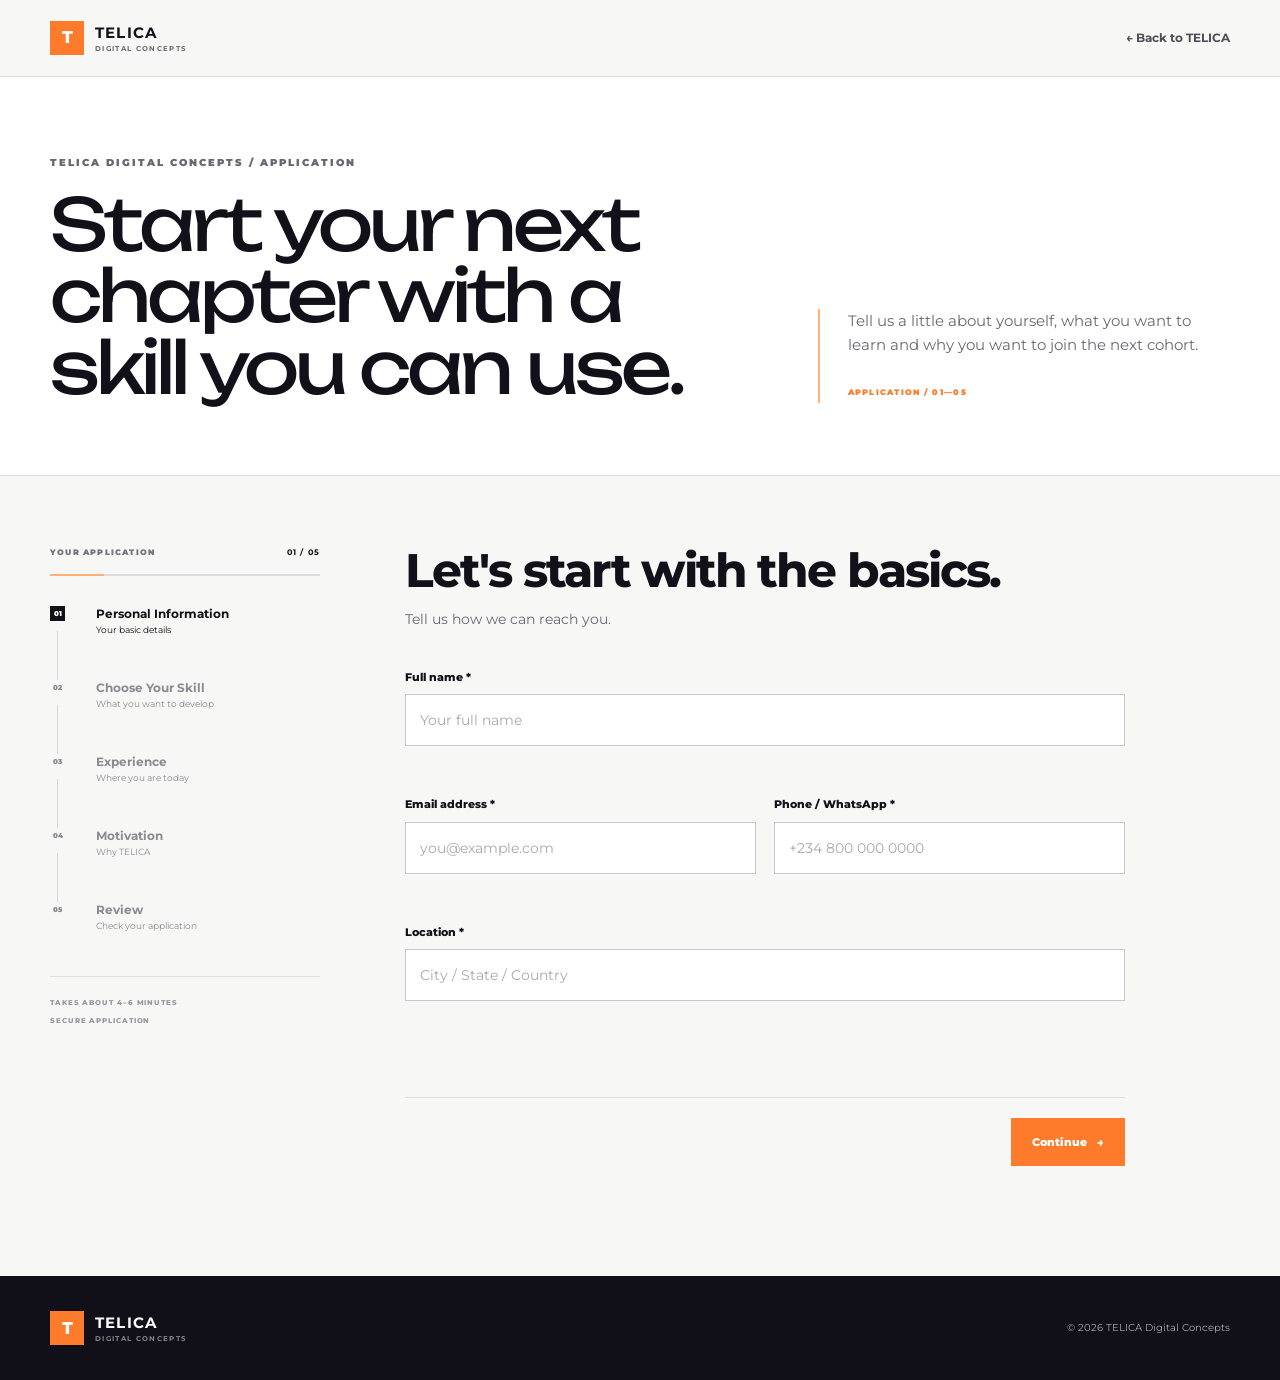
<file: tel/tr/index.html>
<!DOCTYPE html>
<html lang="en">
<head>
  <meta charset="UTF-8">
  <meta name="viewport" content="width=device-width, initial-scale=1.0">
  <meta name="description" content="Apply for the next TELICA Digital Concepts cohort.">
  <meta property="og:title" content="Apply — TELICA Digital Concepts">
  <meta property="og:description" content="Apply for the next TELICA Digital Concepts cohort.">
  <meta property="og:type" content="website">
  <title>Apply — TELICA Digital Concepts</title>
  <link rel="stylesheet" href="css/styles.css">
</head>
<body>
  <a class="skip-link" href="#application">Skip to application</a>

  <header class="site-header">
    <div class="container nav-wrap">
      <a class="brand" href="index.html" aria-label="TELICA Digital Concepts home">
        <span class="brand-mark" aria-hidden="true">T</span>
        <span class="brand-name"><strong>TELICA</strong><span>DIGITAL CONCEPTS</span></span>
      </a>
      <a class="back-link" href="../index.html"><span aria-hidden="true">←</span> Back to TELICA</a>
    </div>
  </header>

  <main id="application">
    <section class="application-intro">
      <div class="container intro-grid">
        <div>
          <p class="eyebrow">TELICA DIGITAL CONCEPTS / APPLICATION</p>
          <h1>Start your next chapter with a skill you can use.</h1>
        </div>
        <div class="intro-note">
          <p>Tell us a little about yourself, what you want to learn and why you want to join the next cohort.</p>
          <span>APPLICATION / 01—05</span>
        </div>
      </div>
    </section>

    <section class="application-section">
      <div class="container application-layout">
        <aside class="progress-panel" aria-label="Application progress">
          <div class="progress-heading"><span>YOUR APPLICATION</span><strong id="progress-count">01 / 05</strong></div>
          <div class="progress-track" aria-hidden="true"><div class="progress-fill" id="progress-fill"></div></div>

          <ol class="steps">
            <li class="step is-active" data-step-indicator="1"><span>01</span><div><strong>Personal Information</strong><small>Your basic details</small></div></li>
            <li class="step" data-step-indicator="2"><span>02</span><div><strong>Choose Your Skill</strong><small>What you want to develop</small></div></li>
            <li class="step" data-step-indicator="3"><span>03</span><div><strong>Experience</strong><small>Where you are today</small></div></li>
            <li class="step" data-step-indicator="4"><span>04</span><div><strong>Motivation</strong><small>Why TELICA</small></div></li>
            <li class="step" data-step-indicator="5"><span>05</span><div><strong>Review</strong><small>Check your application</small></div></li>
          </ol>

          <div class="progress-footer"><span>TAKES ABOUT 4–6 MINUTES</span><span>SECURE APPLICATION</span></div>
        </aside>

        <div class="form-panel">
          <form id="application-form" action="https://api.web3forms.com/submit" method="POST" novalidate>
  <input type="hidden" name="access_key" value="de3d72ea-0190-436b-996b-bb6393087662">
  <input
    type="hidden"
    name="subject"
    value="New TELICA Cohort Application"
>
<input
    type="hidden"
    name="from_name"
    value="TELICA Digital Concepts Website"
> 
            <fieldset class="form-step is-active" data-step="1">
              <legend>Let's start with the basics.</legend>
              <p class="step-description">Tell us how we can reach you.</p>
              <div class="field-grid">
                <div class="field field-full">
                  <label for="full-name">Full name <span>*</span></label>
                  <input id="full-name" name="full_name" type="text" autocomplete="name" placeholder="Your full name" required>
                  <small class="field-error" data-error-for="full_name"></small>
                </div>
                <div class="field">
                  <label for="email">Email address <span>*</span></label>
                  <input id="email" name="email" type="email" autocomplete="email" placeholder="you@example.com" required>
                  <small class="field-error" data-error-for="email"></small>
                </div>
                <div class="field">
                  <label for="phone">Phone / WhatsApp <span>*</span></label>
                  <input id="phone" name="phone" type="tel" autocomplete="tel" placeholder="+234 800 000 0000" required>
                  <small class="field-error" data-error-for="phone"></small>
                </div>
                <div class="field field-full">
                  <label for="location">Location <span>*</span></label>
                  <input id="location" name="location" type="text" autocomplete="address-level2" placeholder="City / State / Country" required>
                  <small class="field-error" data-error-for="location"></small>
                </div>
              </div>
            </fieldset>

            <fieldset class="form-step" data-step="2" hidden>
              <legend>What do you want to develop?</legend>
              <p class="step-description">Select the skill that best matches what you want to learn.</p>
              <div class="choice-grid">
                <label class="choice-card"><input type="radio" name="selected_skill" value="UI/UX Design" required><span class="choice-number">01</span><span class="choice-content"><strong>UI/UX Design</strong><small>Design thoughtful digital experiences.</small></span><span class="choice-check" aria-hidden="true">✓</span></label>
                <label class="choice-card"><input type="radio" name="selected_skill" value="Graphic Design"><span class="choice-number">02</span><span class="choice-content"><strong>Graphic Design</strong><small>Develop professional visual communication skills.</small></span><span class="choice-check" aria-hidden="true">✓</span></label>
                <label class="choice-card"><input type="radio" name="selected_skill" value="Product Design"><span class="choice-number">03</span><span class="choice-content"><strong>Product Design</strong><small>Learn how ideas become useful digital products.</small></span><span class="choice-check" aria-hidden="true">✓</span></label>
                <label class="choice-card"><input type="radio" name="selected_skill" value="Social Media Marketing"><span class="choice-number">04</span><span class="choice-content"><strong>Social Media Marketing</strong><small>Understand how brands communicate and grow online.</small></span><span class="choice-check" aria-hidden="true">✓</span></label>
                <label class="choice-card"><input type="radio" name="selected_skill" value="Brand Content Creation"><span class="choice-number">05</span><span class="choice-content"><strong>Brand Content Creation</strong><small>Create content that communicates a brand's identity.</small></span><span class="choice-check" aria-hidden="true">✓</span></label>
              </div>
              <small class="form-level-error" id="skill-error"></small>
            </fieldset>

            <fieldset class="form-step" data-step="3" hidden>
              <legend>Where are you in your journey?</legend>
              <p class="step-description">There is no wrong starting point. Choose the option that describes you best.</p>
              <div class="field-grid">
                <div class="field field-full">
                  <label>Current experience level <span>*</span></label>
                  <div class="choice-list">
                    <label class="radio-row"><input type="radio" name="experience_level" value="Complete beginner" required><span><strong>Complete beginner</strong><small>I am starting from the beginning.</small></span></label>
                    <label class="radio-row"><input type="radio" name="experience_level" value="Beginner with some exposure"><span><strong>Beginner with some exposure</strong><small>I have explored the skill but need structure and practice.</small></span></label>
                    <label class="radio-row"><input type="radio" name="experience_level" value="Intermediate"><span><strong>Intermediate</strong><small>I have experience and want to improve my competence.</small></span></label>
                  </div>
                  <small class="field-error" data-error-for="experience_level"></small>
                </div>
                <div class="field">
                  <label for="occupation">Current occupation / status <span>*</span></label>
                  <input id="occupation" name="occupation" type="text" placeholder="Student, freelancer, employed, etc." required>
                  <small class="field-error" data-error-for="occupation"></small>
                </div>
                <div class="field">
                  <label for="previous-exposure">Previous exposure to this skill</label>
                  <input id="previous-exposure" name="previous_exposure" type="text" placeholder="Optional">
                </div>
              </div>
            </fieldset>

            <fieldset class="form-step" data-step="4" hidden>
              <legend>What brings you here?</legend>
              <p class="step-description">Your answer helps TELICA understand what you hope to get from the experience.</p>
              <div class="field-grid">
                <div class="field field-full">
                  <label for="motivation">Why do you want to join the TELICA cohort? <span>*</span></label>
                  <textarea id="motivation" name="motivation" rows="7" maxlength="1200" placeholder="Tell us what you hope to learn, build or achieve..." required></textarea>
                  <div class="textarea-meta"><small class="field-error" data-error-for="motivation"></small><small><span id="character-count">0</span> / 1200</small></div>
                </div>
                <div class="field">
                  <label for="availability">Can you commit to the cohort schedule? <span>*</span></label>
                  <select id="availability" name="availability" required>
                    <option value="">Select an option</option><option value="Yes">Yes</option><option value="Mostly">Mostly</option><option value="I need more information">I need more information</option>
                  </select>
                  <small class="field-error" data-error-for="availability"></small>
                </div>
                <div class="field">
                  <label for="referral-source">How did you hear about TELICA?</label>
                  <select id="referral-source" name="referral_source">
                    <option value="">Select an option</option><option value="Instagram">Instagram</option><option value="Friend or colleague">Friend or colleague</option><option value="Community">Community</option><option value="Search">Search</option><option value="Other">Other</option>
                  </select>
                </div>
              </div>
            </fieldset>

            <fieldset class="form-step" data-step="5" hidden>
              <legend>Review your application.</legend>
              <p class="step-description">Make sure everything is correct before submitting.</p>
              <div class="review-list" id="review-list"></div>
              <div class="review-notice"><span aria-hidden="true">!</span><p>Submitting an application does not necessarily mean automatic admission. TELICA will contact you using the details you provide.</p></div>
            </fieldset>

            <div class="form-error" id="form-error" role="alert" aria-live="polite"></div>
            <div class="form-actions">
              <button class="button button-back" type="button" id="back-button" hidden><span aria-hidden="true">←</span> Back</button>
              <button class="button button-next" type="button" id="next-button">Continue <span aria-hidden="true">→</span></button>
              <button class="button button-submit" type="submit" id="submit-button" hidden>Submit Application <span aria-hidden="true">→</span></button>
            </div>
          </form>

          <div class="success-screen" id="success-screen" hidden aria-live="polite">
            <div class="success-mark" aria-hidden="true">✓</div>
            <p class="eyebrow">APPLICATION RECEIVED</p>
            <h2>You're in the process.</h2>
            <p>Your TELICA cohort application has been received successfully. We will contact you using the details you provided.</p>
            <div class="reference-box"><span>APPLICATION REFERENCE</span><strong id="reference-number">TELICA-000000</strong></div>
            <div class="success-next"><strong>What happens next?</strong><p>Keep an eye on your email and phone for further communication from TELICA. Application submission does not necessarily mean automatic admission.</p></div>
            <a class="button button-primary" href="../index.html">Return Home</a>
          </div>
        </div>
      </div>
    </section>
  </main>

  <footer class="site-footer">
    <div class="container footer-content">
      <div class="brand brand-footer"><span class="brand-mark" aria-hidden="true">T</span><span class="brand-name"><strong>TELICA</strong><span>DIGITAL CONCEPTS</span></span></div>
      <span>© <span data-year></span> TELICA Digital Concepts</span>
    </div>
  </footer>

  <script src="js/script.js"></script>
</body>
</html>
</file>
<file: css/styles.css>
/* =========================================================
   TELICA DIGITAL CONCEPTS
   Phase 1 — Foundation / Landing Experience
   ========================================================= */

:root {
  --ink: #12111a;
  --muted: #666574;
  --paper: #f7f7f5;
  --white: #ffffff;
  --purple: #ffb17a;
  --purple-deep: #ff7b2c;
  --blue: #0f172a;
  --line: #dedee3;
  --dark: #111018;
  --dark-soft: #191820;
  --max-width: 1240px;
  --radius: 2px;
  --shadow: 0 22px 60px rgba(17, 16, 24, 0.12);
}

* {
  box-sizing: border-box;
}

html {
  scroll-behavior: smooth;
}

body {
  margin: 0;
  color: var(--ink);
  background: var(--paper);
  font-family:
    Inter,
    ui-sans-serif,
    -apple-system,
    BlinkMacSystemFont,
    "Segoe UI",
    sans-serif;
  line-height: 1.6;
  -webkit-font-smoothing: antialiased;
}

body.menu-open {
  overflow: hidden;
}

a {
  color: inherit;
  text-decoration: none;
}

button,
a {
  -webkit-tap-highlight-color: transparent;
}

button {
  font: inherit;
}

img {
  max-width: 100%;
  display: block;
}

.container {
  width: min(calc(100% - 48px), var(--max-width));
  margin-inline: auto;
}

.sr-only {
  position: absolute;
  width: 1px;
  height: 1px;
  padding: 0;
  margin: -1px;
  overflow: hidden;
  clip: rect(0, 0, 0, 0);
  white-space: nowrap;
  border: 0;
}

.skip-link {
  position: fixed;
  left: 16px;
  top: -100px;
  z-index: 1000;
  padding: 10px 14px;
  background: var(--white);
  color: var(--ink);
  border: 1px solid var(--line);
}

.skip-link:focus {
  top: 16px;
}

.site-header {
  position: sticky;
  top: 0;
  z-index: 100;
  background: rgba(247, 247, 245, 0.94);
  border-bottom: 1px solid transparent;
  transition:
    border-color 180ms ease,
    box-shadow 180ms ease;
  /* max-height: ; */
}

.site-header.is-scrolled {
  border-bottom-color: var(--line);
  box-shadow: 0 8px 30px rgba(18, 17, 26, 0.05);
}

.nav-wrap {
  min-height: 76px;
  display: flex;
  align-items: center;
  justify-content: space-between;
  gap: 32px;
}

.brand {
  display: inline-flex;
  align-items: center;
  gap: 11px;
  flex-shrink: 0;
}

.brand-mark {
  width: 34px;
  height: 34px;
  display: grid;
  place-items: center;
  color: var(--white);
  background: var(--purple-deep);
  font-size: 17px;
  font-weight: 800;
  letter-spacing: -0.06em;
}

.brand-name {
  display: flex;
  flex-direction: column;
  line-height: 1;
}

.brand-name strong {
  font-size: 15px;
  letter-spacing: 0.08em;
}

.brand-name span {
  margin-top: 5px;
  color: var(--muted);
  font-size: 7px;
  font-weight: 700;
  letter-spacing: 0.19em;
}

.site-nav {
  display: flex;
  align-items: center;
  gap: 25px;
  font-size: 13px;
  font-weight: 600;
}

.site-nav a:not(.nav-cta) {
  position: relative;
  color: #3f3e49;
}

.site-nav a:not(.nav-cta)::after {
  content: "";
  position: absolute;
  left: 0;
  right: 0;
  bottom: -6px;
  height: 1px;
  background: var(--ink);
  transform: scaleX(0);
  transform-origin: right;
  transition: transform 180ms ease;
}

.site-nav a:not(.nav-cta):hover::after,
.site-nav a:not(.nav-cta):focus-visible::after {
  transform: scaleX(1);
  transform-origin: left;
}

.nav-cta,
.button {
  display: inline-flex;
  align-items: center;
  justify-content: center;
  min-height: 46px;
  padding: 0 20px;
  border: 1px solid transparent;
  font-size: 12px;
  font-weight: 800;
  letter-spacing: 0.01em;
  transition:
    transform 180ms ease,
    background 180ms ease,
    color 180ms ease,
    border-color 180ms ease;
}

.nav-cta {
  min-height: 42px;
  padding-inline: 17px;
  color: var(--white);
  background: var(--purple-deep);
}

.nav-cta:hover,
.button:hover {
  transform: translateY(-2px);
}

.button-primary {
  color: var(--white);
  background: var(--purple-deep);
}

.button-primary:hover {
  background: #ff7b2c;
}

.button-secondary {
  color: var(--purple-deep);
  border-color: var(--purple);
  background: transparent;
}

.button-secondary:hover {
  border-color: var(--purple-deep);
}

.menu-toggle {
  display: none;
  width: 42px;
  height: 42px;
  padding: 9px;
  border: 1px solid var(--line);
  background: var(--white);
  cursor: pointer;
}

.menu-toggle span:not(.sr-only) {
  display: block;
  height: 1px;
  margin: 5px 0;
  background: var(--ink);
  transition:
    transform 180ms ease,
    opacity 180ms ease;
}

.hero {
  position: relative;
  min-height: calc(100vh - 50px);
  display: flex;
  align-items: center;
  overflow: hidden;
  background: var(--paper);
  margin-top: -40px;
}

.hero::before {
  content: "";
  position: absolute;
  width: 420px;
  height: 420px;
  top: -170px;
  right: -120px;
  border: 1px solid rgba(90, 44, 160, 0.16);
  border-radius: 50%;
}

.hero::after {
  content: "";
  position: absolute;
  width: 180px;
  height: 180px;
  left: -110px;
  bottom: 70px;
  background: rgba(35, 87, 198, 0.06);
  border-radius: 50%;
}

.hero-grid {
  position: relative;
  z-index: 1;
  display: grid;
  grid-template-columns: minmax(0, 1.03fr) minmax(460px, 0.97fr);
  gap: 70px;
  align-items: center;
  padding-block: 72px 105px;
}

.eyebrow {
  margin: 0 0 19px;
  color: var(--muted);
  font-size: 10px;
  font-weight: 900;
  letter-spacing: 0.2em;
}

.hero h1 {
  max-width: 750px;
  margin: 0;
  font-size: clamp(48px, 6vw, 82px);
  line-height: 0.99;
  letter-spacing: -0.055em;
  font-weight: 760;
}

.hero-text {
  max-width: 620px;
  margin: 28px 0 0;
  color: #575661;
  font-size: 17px;
  line-height: 1.7;
}

.hero-actions {
  display: flex;
  flex-wrap: wrap;
  gap: 11px;
  margin-top: 32px;
}

.hero-meta {
  display: grid;
  grid-template-columns: repeat(3, 1fr);
  max-width: 680px;
  margin-top: 52px;
  border-top: 1px solid var(--line);
}

.hero-meta div {
  min-height: 76px;
  padding: 17px 18px 0 0;
  border-right: 1px solid var(--line);
}

.hero-meta div:not(:first-child) {
  padding-left: 18px;
}

.hero-meta div:last-child {
  border-right: 0;
}

.hero-meta span,
.hero-meta strong {
  display: block;
}

.hero-meta span {
  margin-bottom: 5px;
  color: #85838e;
  font-size: 9px;
  font-weight: 800;
  letter-spacing: 0.15em;
  text-transform: uppercase;
}

.hero-meta strong {
  font-size: 12px;
  line-height: 1.4;
}

.hero-visual {
  position: relative;
  min-height: 570px;
  background: #ececf0;
  border: 1px solid #d7d6dc;
  box-shadow: var(--shadow);
}

.visual-topline {
  height: 52px;
  display: flex;
  justify-content: space-between;
  align-items: center;
  padding: 0 17px;
  border-bottom: 1px solid #d7d6dc;
  color: #74727d;
  font-size: 8px;
  font-weight: 800;
  letter-spacing: 0.15em;
}

.visual-stage {
  position: absolute;
  inset: 52px 0 0;
  overflow: hidden;
}

.visual-stage::before {
  content: "";
  position: absolute;
  inset: 30px;
  background-image:
    linear-gradient(rgba(40, 38, 49, 0.055) 1px, transparent 1px),
    linear-gradient(90deg, rgba(40, 38, 49, 0.055) 1px, transparent 1px);
  background-size: 36px 36px;
}

.central-sheet {
  position: absolute;
  z-index: 3;
  left: 50%;
  top: 50%;
  width: min(70%, 360px);
  min-height: 340px;
  padding: 17px;
  transform: translate(-50%, -50%) rotate(-3deg);
  background: var(--white);
  box-shadow: 0 24px 50px rgba(17, 16, 24, 0.18);
}

.sheet-header {
  display: flex;
  align-items: center;
  gap: 5px;
  padding-bottom: 15px;
  border-bottom: 1px solid #e2e1e5;
}

.sheet-dot {
  width: 5px;
  height: 5px;
  border-radius: 50%;
  background: #aaa8b0;
}

.sheet-title {
  margin-left: auto;
  color: #85838e;
  font-size: 7px;
  font-weight: 800;
  letter-spacing: 0.12em;
}

.sheet-line {
  width: 34px;
  height: 2px;
  margin-top: 50px;
  background: var(--blue);
}

.sheet-heading {
  margin-top: 13px;
  color: var(--ink);
  font-size: 39px;
  line-height: 0.98;
  letter-spacing: -0.045em;
  font-weight: 760;
}

.sheet-rule {
  width: 100%;
  height: 1px;
  margin-top: 52px;
  background: #e0dfe4;
}

.sheet-footer {
  display: flex;
  justify-content: space-between;
  margin-top: 13px;
  color: #777580;
  font-size: 7px;
  font-weight: 900;
  letter-spacing: 0.15em;
}

.visual-card {
  position: absolute;
  z-index: 4;
  display: flex;
  flex-direction: column;
  width: 126px;
  min-height: 105px;
  padding: 13px;
  box-shadow: 0 14px 28px rgba(17, 16, 24, 0.14);
}

.visual-card .card-number {
  font-size: 8px;
  font-weight: 800;
  opacity: 0.7;
}

.visual-card strong {
  margin-top: auto;
  font-size: 13px;
  letter-spacing: 0.02em;
}

.visual-card small {
  font-size: 8px;
  opacity: 0.72;
}

.visual-card-blue {
  top: 105px;
  left: 24px;
  color: var(--white);
  background: var(--blue);
  transform: rotate(-7deg);
}

.visual-card-purple {
  right: 18px;
  top: 170px;
  color: var(--white);
  background: var(--purple);
  transform: rotate(6deg);
}

.visual-card-dark {
  bottom: 40px;
  left: 38px;
  color: var(--white);
  background: var(--dark);
  transform: rotate(5deg);
}

.stage-label {
  position: absolute;
  z-index: 2;
  color: #96949e;
  font-size: 8px;
  font-weight: 900;
  letter-spacing: 0.17em;
}

.stage-label-a {
  top: 46px;
  right: 70px;
}

.stage-label-b {
  left: 74px;
  bottom: 80px;
}

.stage-label-c {
  right: 52px;
  bottom: 46px;
}

.hero-bottom-line {
  position: absolute;
  z-index: 2;
  left: 0;
  right: 0;
  bottom: 0;
  display: flex;
  justify-content: center;
  gap: 48px;
  padding: 14px 24px;
  border-top: 1px solid var(--line);
  color: #83818b;
  font-size: 8px;
  font-weight: 900;
  letter-spacing: 0.17em;
}

.section {
  padding-block: 125px;
}

.problem {
  background: var(--white);
}

.problem-grid {
  display: grid;
  grid-template-columns: 0.95fr 1.05fr;
  gap: 100px;
}

.section-intro h2,
.section-heading h2,
.approach-heading h2,
.closing-inner h2 {
  margin: 0;
  font-size: clamp(38px, 4.5vw, 62px);
  line-height: 1.02;
  letter-spacing: -0.045em;
  font-weight: 750;
}

.problem-content {
  padding-top: 4px;
}

.problem-content p {
  max-width: 680px;
  margin: 0 0 23px;
  color: var(--muted);
  font-size: 16px;
}

.problem-content .lead {
  color: var(--ink);
  font-size: 22px;
  line-height: 1.5;
}

.principles {
  display: flex;
  flex-wrap: wrap;
  gap: 8px;
  margin-top: 38px;
}

.principles span {
  padding: 9px 11px;
  border: 1px solid var(--purple);
  color: var(--blue);
  font-size: 9px;
  font-weight: 850;
  letter-spacing: 0.11em;
  text-transform: uppercase;
}

.section-dark {
  color: var(--white);
  background: var(--ink);
}

.approach-heading {
  display: grid;
  grid-template-columns: 1.2fr 0.8fr;
  gap: 90px;
  align-items: end;
}

.eyebrow-light {
  color: var(--purple-deep);
}

.approach-heading > p {
  margin: 0;
  color: var(--purple);
  font-size: 15px;
}

.approach-list {
  margin-top: 75px;
  border-top: 1px solid var(--purple);
}

.approach-item {
  display: grid;
  grid-template-columns: 100px 1fr;
  gap: 40px;
  padding: 28px 0;
  border-bottom: 1px solid var(--purple);
}

.approach-item > span {
  color: var(--purple-deep);
  font-size: 11px;
  font-weight: 800;
}

.approach-item h3 {
  margin: 0;
  font-size: 24px;
  letter-spacing: -0.02em;
}

.approach-item p {
  max-width: 580px;
  margin: 6px 0 0;
  color: #aaa8b2;
  font-size: 14px;
}

.skills-preview {
  background: var(--paper);
}

.section-heading {
  display: grid;
  grid-template-columns: 1fr 0.55fr;
  gap: 80px;
  align-items: end;
}

.section-heading > p {
  margin: 0;
  color: var(--muted);
  font-size: 14px;
}

.skills-grid {
  display: grid;
  grid-template-columns: repeat(2, 1fr);
  margin-top: 72px;
  border-top: 1px solid var(--purple-deep);
}

.skill-item {
  display: grid;
  grid-template-columns: 50px 1fr;
  gap: 22px;
  min-height: 190px;
  padding: 28px 35px 28px 0;
  border-bottom: 1px solid var(--purple-deep);
}

.skill-item:nth-child(odd) {
  border-right: 1px solid var(--purple-deep);
}

.skill-item:nth-child(even) {
  padding-left: 35px;
}

.skill-index {
  color: var(--ink);
  font-size: 10px;
  font-weight: 900;
}

.skill-item h3 {
  margin: 0;
  font-size: 25px;
  letter-spacing: -0.03em;
}

.skill-item p {
  max-width: 410px;
  margin: 9px 0 0;
  color: var(--muted);
  font-size: 14px;
}

.closing-cta {
  padding-block: 130px;
  background: var(--white);
}

.closing-inner {
  max-width: 940px;
  text-align: center;
}

.closing-inner .eyebrow {
  margin-bottom: 18px;
}

.closing-inner h2 {
  max-width: 850px;
  margin-inline: auto;
}

.closing-inner p:not(.eyebrow) {
  max-width: 620px;
  margin: 25px auto 31px;
  color: var(--muted);
  font-size: 16px;
}

.site-footer {
  padding-block: 60px 28px;
  color: #b4b1bb;
  background: var(--dark);
}

.footer-grid {
  display: grid;
  grid-template-columns: 1.2fr 0.8fr 0.8fr;
  gap: 70px;
}

.brand-footer {
  color: var(--white);
}

.brand-footer .brand-name span {
  color: #88858f;
}

.site-footer p {
  max-width: 340px;
  margin: 18px 0 0;
  font-size: 12px;
}

.footer-links {
  display: grid;
  grid-template-columns: repeat(2, max-content);
  gap: 10px 30px;
  align-content: start;
  font-size: 12px;
}

.footer-links a:hover {
  color: var(--white);
}

.footer-note {
  display: flex;
  flex-direction: column;
  gap: 8px;
  align-content: start;
  font-size: 10px;
  line-height: 1.5;
}

.reveal {
  opacity: 0;
  transform: translateY(18px);
  transition:
    opacity 600ms ease,
    transform 600ms ease;
}

.reveal.is-visible {
  opacity: 1;
  transform: translateY(0);
}

:focus-visible {
  outline: 2px solid var(--blue);
  outline-offset: 4px;
}

@media (max-width: 1050px) {
  .site-nav {
    gap: 16px;
  }

  .hero-grid {
    grid-template-columns: 1fr;
    gap: 60px;
  }

  .hero-visual {
    max-width: 720px;
  }

  .problem-grid,
  .approach-heading,
  .section-heading {
    gap: 55px;
  }
}

@media (max-width: 800px) {
  .container {
    width: min(calc(100% - 32px), var(--max-width));
  }

  .nav-wrap {
    min-height: 68px;
  }

  .menu-toggle {
    display: block;
    position: relative;
    z-index: 101;
  }

  .site-nav {
    position: fixed;
    inset: 68px 0 0;
    z-index: 100;
    display: flex;
    flex-direction: column;
    align-items: stretch;
    gap: 0;
    padding: 18px 16px 24px;
    background: var(--paper);
    border-top: 1px solid var(--line);
    transform: translateX(100%);
    transition: transform 220ms ease;
  }

  .site-nav.is-open {
    transform: translateX(0);
  }

  .site-nav a {
    padding: 17px 4px;
    border-bottom: 1px solid var(--line);
  }

  .site-nav .nav-cta {
    margin-top: 18px;
    justify-content: center;
    border-bottom: 0;
  }

  .hero {
    min-height: auto;
  }

  .hero-grid {
    padding-block: 55px 90px;
  }

  .hero h1 {
    font-size: clamp(45px, 12vw, 70px);
  }

  .hero-text {
    font-size: 16px;
  }

  .hero-visual {
    min-height: 500px;
  }

  .problem-grid,
  .approach-heading,
  .section-heading {
    grid-template-columns: 1fr;
    gap: 35px;
  }

  .section {
    padding-block: 90px;
  }

  .approach-list {
    margin-top: 50px;
  }

  .skills-grid {
    grid-template-columns: 1fr;
    margin-top: 50px;
  }

  .skill-item,
  .skill-item:nth-child(even) {
    padding: 25px 0;
    border-right: 0;
  }

  .footer-grid {
    grid-template-columns: 1fr 1fr;
    gap: 45px;
  }

  .footer-note {
    grid-column: 1 / -1;
  }
}

@media (max-width: 520px) {
  .brand-name strong {
    font-size: 13px;
  }

  .brand-name span {
    font-size: 6px;
  }

  .hero-actions {
    flex-direction: column;
    align-items: stretch;
  }

  .button {
    width: 100%;
  }

  .hero-meta {
    grid-template-columns: 1fr;
  }

  .hero-meta div,
  .hero-meta div:not(:first-child) {
    padding: 12px 0;
    border-right: 0;
    border-bottom: 1px solid var(--line);
  }

  .hero-meta div:last-child {
    border-bottom: 0;
  }

  .hero-visual {
    min-height: 430px;
  }

  .central-sheet {
    width: 72%;
    min-height: 280px;
  }

  .sheet-heading {
    font-size: 30px;
  }

  .visual-card {
    width: 104px;
    min-height: 90px;
  }

  .visual-card-blue {
    left: 12px;
  }

  .visual-card-purple {
    right: 8px;
  }

  .visual-card-dark {
    left: 18px;
    bottom: 22px;
  }

  .hero-bottom-line {
    justify-content: space-between;
    gap: 10px;
    padding-inline: 16px;
    font-size: 7px;
  }

  .approach-item {
    grid-template-columns: 38px 1fr;
    gap: 14px;
  }

  .footer-grid {
    grid-template-columns: 1fr;
    gap: 30px;
  }
}

@media (prefers-reduced-motion: reduce) {
  html {
    scroll-behavior: auto;
  }

  *,
  *::before,
  *::after {
    transition-duration: 0.01ms !important;
    animation-duration: 0.01ms !important;
    animation-iteration-count: 1 !important;
  }

  .reveal {
    opacity: 1;
    transform: none;
  }
}
</file>
<file: tel/css/styles.css>
/* =========================================================
   TELICA DIGITAL CONCEPTS
   Phase 1 — Foundation / Landing Experience
   ========================================================= */
@font-face {
  font-family: "Unbounded";
  src: url(../Unbounded-Regular.ttf);
} 

@font-face {
  font-family: "Montserrat";
  src: url(../Montserrat-VariableFont_wght.ttf);
}

:root {
  --ink: #12111a;
  --muted: #666574;
  --paper: #f7f7f5;
  --white: #ffffff;
  --purple: #ffb17a;
  --purple-deep: #ff7b2c;
  --blue: #0f172a;
  --line: #dedee3;
  --dark: #111018;
  --dark-soft: #191820;
  --max-width: 1240px;
  --radius: 2px;
  --shadow: 0 22px 60px rgba(17, 16, 24, 0.12);
}

* {
  box-sizing: border-box;
}

html {
  scroll-behavior: smooth;
  scroll-snap-type: y proximity;
}

body {
  margin: 0;
  color: var(--ink);
  background: var(--paper);
  font-family:"Montserrat";
  line-height: 1.6;
  -webkit-font-smoothing: antialiased;
  overflow-x: hidden;
}

body.menu-open {
  overflow: hidden;
}

h1,h2{
  font-family: "Unbounded";
  font-weight: 100 !important;
}

a {
  color: inherit;
  text-decoration: none;
}

button,
a {
  -webkit-tap-highlight-color: transparent;
}

button {
  font: inherit;
}

img {
  max-width: 100%;
  display: block;
}

.container {
  width: min(calc(100% - 48px), var(--max-width));
  margin-inline: auto;
}

.sr-only {
  position: absolute;
  width: 1px;
  height: 1px;
  padding: 0;
  margin: -1px;
  overflow: hidden;
  clip: rect(0, 0, 0, 0);
  white-space: nowrap;
  border: 0;
}

.skip-link {
  position: fixed;
  left: 16px;
  top: -100px;
  z-index: 1000;
  padding: 10px 14px;
  background: var(--white);
  color: var(--ink);
  border: 1px solid var(--line);
}

.skip-link:focus {
  top: 16px;
}

.site-header {
  position: sticky;
  top: 0;
  z-index: 100;
  background: rgba(247, 247, 245, 0.94);
  border-bottom: 1px solid transparent;
  transition:
    border-color 180ms ease,
    box-shadow 180ms ease;
  margin-top: -30px;
}

.site-header.is-scrolled {
  border-bottom-color: var(--line);
  box-shadow: 0 8px 30px rgba(18, 17, 26, 0.05);
}

.nav-wrap {
  min-height: 76px;
  display: flex;
  align-items: center;
  justify-content: space-between;
  gap: 32px;
}

.brand {
  display: inline-flex;
  align-items: center;
  gap: 11px;
  flex-shrink: 0;
}

.brand-mark {
  width: 34px;
  height: 34px;
  display: grid;
  place-items: center;
  color: var(--white);
  background: var(--purple-deep);
  font-size: 17px;
  font-weight: 800;
  letter-spacing: -0.06em;
}

.brand-name {
  display: flex;
  flex-direction: column;
  line-height: 1;
}

.brand-name strong {
  font-size: 15px;
  letter-spacing: 0.08em;
}

.brand-name span {
  margin-top: 5px;
  color: var(--muted);
  font-size: 7px;
  font-weight: 700;
  letter-spacing: 0.19em;
}

.site-nav {
  display: flex;
  align-items: center;
  gap: 25px;
  font-size: 13px;
  font-weight: 600;
}

.site-nav a:not(.nav-cta) {
  position: relative;
  color: #3f3e49;
}

.site-nav a:not(.nav-cta)::after {
  content: "";
  position: absolute;
  left: 0;
  right: 0;
  bottom: -6px;
  height: 1px;
  background: var(--ink);
  transform: scaleX(0);
  transform-origin: right;
  transition: transform 180ms ease;
}

.site-nav a:not(.nav-cta):hover::after,
.site-nav a:not(.nav-cta):focus-visible::after {
  transform: scaleX(1);
  transform-origin: left;
}

.nav-cta,
.button {
  display: inline-flex;
  align-items: center;
  justify-content: center;
  min-height: 46px;
  padding: 0 20px;
  border: 1px solid transparent;
  font-size: 12px;
  font-weight: 800;
  letter-spacing: 0.01em;
  transition:
    transform 180ms ease,
    background 180ms ease,
    color 180ms ease,
    border-color 180ms ease;
}

.nav-cta {
  min-height: 42px;
  padding-inline: 17px;
  color: var(--white);
  background: var(--purple-deep);
}

.nav-cta:hover,
.button:hover {
  transform: translateY(-2px);
}

.button-primary {
  color: var(--white);
  background: var(--purple-deep);
}

.button-primary:hover {
  background: #ff7b2c;
}

.button-secondary {
  color: var(--purple-deep);
  border-color: var(--purple);
  background: transparent;
}

.button-secondary:hover {
  border-color: var(--purple-deep);
}

.menu-toggle {
  display: none;
  width: 42px;
  height: 42px;
  padding: 9px;
  border: 1px solid var(--line);
  background: var(--white);
  cursor: pointer;
}

.menu-toggle span:not(.sr-only) {
  display: block;
  height: 1px;
  margin: 5px 0;
  background: var(--ink);
  transition:
    transform 180ms ease,
    opacity 180ms ease;
}

.hero {
  position: relative;
  min-height: calc(100vh - 50px);
  display: flex;
  align-items: center;
  overflow: hidden;
  background: var(--paper);
  margin-top: -25px;
}

.hero::before {
  content: "";
  position: absolute;
  width: 420px;
  height: 420px;
  top: -170px;
  right: -120px;
  border: 1px solid rgba(90, 44, 160, 0.16);
  border-radius: 50%;
}

.hero::after {
  content: "";
  position: absolute;
  width: 180px;
  height: 180px;
  left: -110px;
  bottom: 70px;
  background: rgba(35, 87, 198, 0.06);
  border-radius: 50%;
}

.hero-grid {
  position: relative;
  z-index: 1;
  display: grid;
  grid-template-columns: minmax(0, 1.03fr) minmax(460px, 0.97fr);
  gap: 70px;
  align-items: center;
  padding-block: 72px 105px;
}

.eyebrow {
  margin: 0 0 19px;
  color: var(--muted);
  font-size: 10px;
  font-weight: 900;
  letter-spacing: 0.2em;
}

.hero h1 {
  max-width: 750px;
  margin: 0;
  font-size: clamp(48px, 6vw, 82px);
  line-height: 0.99;
  letter-spacing: -0.055em;
  font-weight: 760;
}

.hero-text {
  max-width: 620px;
  margin: 28px 0 0;
  color: #575661;
  font-size: 17px;
  line-height: 1.7;
}

.hero-actions {
  display: flex;
  flex-wrap: wrap;
  gap: 11px;
  margin-top: 32px;
}

.hero-meta {
  display: grid;
  grid-template-columns: repeat(3, 1fr);
  max-width: 680px;
  margin-top: 52px;
  border-top: 1px solid var(--line);
}

.hero-meta div {
  min-height: 76px;
  padding: 17px 18px 0 0;
  border-right: 1px solid var(--line);
}

.hero-meta div:not(:first-child) {
  padding-left: 18px;
}

.hero-meta div:last-child {
  border-right: 0;
}

.hero-meta span,
.hero-meta strong {
  display: block;
}

.hero-meta span {
  margin-bottom: 5px;
  color: #85838e;
  font-size: 9px;
  font-weight: 800;
  letter-spacing: 0.15em;
  text-transform: uppercase;
}

.hero-meta strong {
  font-size: 12px;
  line-height: 1.4;
}

.hero-visual {
  position: relative;
  min-height: 570px;
  background: #ececf0;
  border: 1px solid #d7d6dc;
  box-shadow: var(--shadow);
}

.visual-topline {
  height: 52px;
  display: flex;
  justify-content: space-between;
  align-items: center;
  padding: 0 17px;
  border-bottom: 1px solid #d7d6dc;
  color: #74727d;
  font-size: 8px;
  font-weight: 800;
  letter-spacing: 0.15em;
}

.visual-stage {
  position: absolute;
  inset: 52px 0 0;
  overflow: hidden;
}

.visual-stage::before {
  content: "";
  position: absolute;
  inset: 30px;
  background-image:
    linear-gradient(rgba(40, 38, 49, 0.055) 1px, transparent 1px),
    linear-gradient(90deg, rgba(40, 38, 49, 0.055) 1px, transparent 1px);
  background-size: 36px 36px;
}

.central-sheet {
  position: absolute;
  z-index: 3;
  left: 50%;
  top: 50%;
  width: min(70%, 360px);
  min-height: 340px;
  padding: 17px;
  transform: translate(-50%, -50%) rotate(-3deg);
  background: var(--white);
  box-shadow: 0 24px 50px rgba(17, 16, 24, 0.18);
}

.sheet-header {
  display: flex;
  align-items: center;
  gap: 5px;
  padding-bottom: 15px;
  border-bottom: 1px solid #e2e1e5;
}

.sheet-dot {
  width: 5px;
  height: 5px;
  border-radius: 50%;
  background: #aaa8b0;
}

.sheet-title {
  margin-left: auto;
  color: #85838e;
  font-size: 7px;
  font-weight: 800;
  letter-spacing: 0.12em;
}

.sheet-line {
  width: 34px;
  height: 2px;
  margin-top: 50px;
  background: var(--blue);
}

.sheet-heading {
  margin-top: 13px;
  color: var(--ink);
  font-size: 39px;
  line-height: 0.98;
  letter-spacing: -0.045em;
  font-weight: 760;
}

.sheet-rule {
  width: 100%;
  height: 1px;
  margin-top: 52px;
  background: #e0dfe4;
}

.sheet-footer {
  display: flex;
  justify-content: space-between;
  margin-top: 13px;
  color: #777580;
  font-size: 7px;
  font-weight: 900;
  letter-spacing: 0.15em;
}

.visual-card {
  position: absolute;
  z-index: 4;
  display: flex;
  flex-direction: column;
  width: 126px;
  min-height: 105px;
  padding: 13px;
  box-shadow: 0 14px 28px rgba(17, 16, 24, 0.14);
}

.visual-card .card-number {
  font-size: 8px;
  font-weight: 800;
  opacity: 0.7;
}

.visual-card strong {
  margin-top: auto;
  font-size: 13px;
  letter-spacing: 0.02em;
}

.visual-card small {
  font-size: 8px;
  opacity: 0.72;
}

.visual-card-blue {
  top: 105px;
  left: 24px;
  color: var(--white);
  background: var(--blue);
  transform: rotate(-7deg);
}

.visual-card-purple {
  right: 18px;
  top: 170px;
  color: var(--white);
  background: var(--purple);
  transform: rotate(6deg);
}

.visual-card-dark {
  bottom: 40px;
  left: 38px;
  color: var(--white);
  background: var(--dark);
  transform: rotate(5deg);
}

.stage-label {
  position: absolute;
  z-index: 2;
  color: #96949e;
  font-size: 8px;
  font-weight: 900;
  letter-spacing: 0.17em;
}

.stage-label-a {
  top: 46px;
  right: 70px;
}

.stage-label-b {
  left: 74px;
  bottom: 80px;
}

.stage-label-c {
  right: 52px;
  bottom: 46px;
}

.hero-bottom-line {
  position: absolute;
  z-index: 2;
  left: 0;
  right: 0;
  bottom: 0;
  display: flex;
  justify-content: center;
  gap: 48px;
  padding: 14px 24px;
  border-top: 1px solid var(--line);
  color: #83818b;
  font-size: 8px;
  font-weight: 900;
  letter-spacing: 0.17em;
}

.section {
  padding-block: 125px;
}

.problem {
  background: var(--white);
}

.problem-grid {
  display: grid;
  grid-template-columns: 0.95fr 1.05fr;
  gap: 100px;
}

.section-intro h2,
.section-heading h2,
.approach-heading h2,
.closing-inner h2 {
  margin: 0;
  font-size: clamp(38px, 4.5vw, 62px);
  line-height: 1.02;
  letter-spacing: -0.045em;
  font-weight: 750;
}

.problem-content {
  padding-top: 4px;
}

.problem-content p {
  max-width: 680px;
  margin: 0 0 23px;
  color: var(--muted);
  font-size: 16px;
}

.problem-content .lead {
  color: var(--ink);
  font-size: 22px;
  line-height: 1.5;
}

.principles {
  display: flex;
  flex-wrap: wrap;
  gap: 8px;
  margin-top: 38px;
}

.principles span {
  padding: 9px 11px;
  border: 1px solid var(--purple);
  color: var(--blue);
  font-size: 9px;
  font-weight: 850;
  letter-spacing: 0.11em;
  text-transform: uppercase;
}

.section-dark {
  color: var(--white);
  background: var(--ink);
}

.approach-heading {
  display: grid;
  grid-template-columns: 1.2fr 0.8fr;
  gap: 90px;
  align-items: end;
}

.eyebrow-light {
  color: var(--purple-deep);
}

.approach-heading > p {
  margin: 0;
  color: var(--purple);
  font-size: 15px;
}

.approach-list {
  margin-top: 75px;
  border-top: 1px solid var(--purple);
}

.approach-item {
  display: grid;
  grid-template-columns: 100px 1fr;
  gap: 40px;
  padding: 28px 0;
  border-bottom: 1px solid var(--purple);
}

.approach-item > span {
  color: var(--purple-deep);
  font-size: 11px;
  font-weight: 800;
}

.approach-item h3 {
  margin: 0;
  font-size: 24px;
  letter-spacing: -0.02em;
}

.approach-item p {
  max-width: 580px;
  margin: 6px 0 0;
  color: #aaa8b2;
  font-size: 14px;
}

.skills-preview {
  background: var(--paper);
}

.section-heading {
  display: grid;
  grid-template-columns: 1fr 0.55fr;
  gap: 80px;
  align-items: end;
}

.section-heading > p {
  margin: 0;
  color: var(--muted);
  font-size: 14px;
}

.skills-grid {
  display: grid;
  grid-template-columns: repeat(2, 1fr);
  margin-top: 72px;
  border-top: 1px solid var(--purple-deep);
}

.skill-item {
  display: grid;
  grid-template-columns: 50px 1fr;
  gap: 22px;
  min-height: 190px;
  padding: 28px 35px 28px 0;
  border-bottom: 1px solid var(--purple-deep);
}

.skill-item:nth-child(odd) {
  border-right: 1px solid var(--purple-deep);
}

.skill-item:nth-child(even) {
  padding-left: 35px;
}

.skill-index {
  color: var(--ink);
  font-size: 10px;
  font-weight: 900;
}

.skill-item h3 {
  margin: 0;
  font-size: 25px;
  letter-spacing: -0.03em;
}

.skill-item p {
  max-width: 410px;
  margin: 9px 0 0;
  color: var(--muted);
  font-size: 14px;
}

.closing-cta {
  padding-block: 130px;
  background: var(--white);
}

.closing-inner {
  max-width: 940px;
  text-align: center;
}

.closing-inner .eyebrow {
  margin-bottom: 18px;
}

.closing-inner h2 {
  max-width: 850px;
  margin-inline: auto;
}

.closing-inner p:not(.eyebrow) {
  max-width: 620px;
  margin: 25px auto 31px;
  color: var(--muted);
  font-size: 16px;
}

.site-footer {
  padding-block: 60px 28px;
  color: #b4b1bb;
  background: var(--dark);
}

.footer-grid {
  display: grid;
  grid-template-columns: 1.2fr 0.8fr 0.8fr;
  gap: 70px;
}

.brand-footer {
  color: var(--white);
}

.brand-footer .brand-name span {
  color: #88858f;
}

.site-footer p {
  max-width: 340px;
  margin: 18px 0 0;
  font-size: 12px;
}

.footer-links {
  display: grid;
  grid-template-columns: repeat(2, max-content);
  gap: 10px 30px;
  align-content: start;
  font-size: 12px;
}

.footer-links a:hover {
  color: var(--white);
}

.footer-note {
  display: flex;
  flex-direction: column;
  gap: 8px;
  align-content: start;
  font-size: 10px;
  line-height: 1.5;
}

.reveal {
  opacity: 0;
  transform: translateY(18px);
  transition:
    opacity 600ms ease,
    transform 600ms ease;
}

.reveal.is-visible {
  opacity: 1;
  transform: translateY(0);
}

:focus-visible {
  outline: 2px solid var(--blue);
  outline-offset: 4px;
}

@media (max-width: 1050px) {
  .site-nav {
    gap: 16px;
  }

  .hero-grid {
    grid-template-columns: 1fr;
    gap: 60px;
  }

  .hero-visual {
    max-width: 720px;
  }

  .problem-grid,
  .approach-heading,
  .section-heading {
    gap: 55px;
  }
}

@media (max-width: 800px) {
  .container {
    width: min(calc(100% - 32px), var(--max-width));
  }

  .nav-wrap {
    min-height: 68px;
  }

  .menu-toggle {
    display: block;
    position: relative;
    z-index: 101;
  }

  .site-nav {
    position: fixed;
    inset: 68px 0 0;
    z-index: 100;
    display: flex;
    flex-direction: column;
    align-items: stretch;
    gap: 0;
    padding: 18px 16px 24px;
    background: var(--paper);
    border-top: 1px solid var(--line);
    transform: translateX(100%);
    transition: transform 220ms ease;
  }

  .site-nav.is-open {
    transform: translateX(0);
  }

  .site-nav a {
    padding: 17px 4px;
    border-bottom: 1px solid var(--line);
  }

  .site-nav .nav-cta {
    margin-top: 18px;
    justify-content: center;
    border-bottom: 0;
  }

  .hero {
    min-height: auto;
  }

  .hero-grid {
    padding-block: 55px 90px;
  }

  .hero h1 {
    font-size: clamp(45px, 12vw, 70px);
  }

  .hero-text {
    font-size: 16px;
  }

  .hero-visual {
    min-height: 500px;
  }

  .problem-grid,
  .approach-heading,
  .section-heading {
    grid-template-columns: 1fr;
    gap: 35px;
  }

  .section {
    padding-block: 90px;
  }

  .approach-list {
    margin-top: 50px;
  }

  .skills-grid {
    grid-template-columns: 1fr;
    margin-top: 50px;
  }

  .skill-item,
  .skill-item:nth-child(even) {
    padding: 25px 0;
    border-right: 0;
  }

  .footer-grid {
    grid-template-columns: 1fr 1fr;
    gap: 45px;
  }

  .footer-note {
    grid-column: 1 / -1;
  }
}

@media (max-width: 520px) {
  .brand-name strong {
    font-size: 13px;
  }

  .brand-name span {
    font-size: 6px;
  }

  .hero-actions {
    flex-direction: column;
    align-items: stretch;
  }

  .button {
    width: 100%;
  }

  .hero-meta {
    grid-template-columns: 1fr;
  }

  .hero-meta div,
  .hero-meta div:not(:first-child) {
    padding: 12px 0;
    border-right: 0;
    border-bottom: 1px solid var(--line);
  }

  .hero-meta div:last-child {
    border-bottom: 0;
  }

  .hero-visual {
    min-height: 430px;
  }

  .central-sheet {
    width: 72%;
    min-height: 280px;
  }

  .sheet-heading {
    font-size: 30px;
  }

  .visual-card {
    width: 104px;
    min-height: 90px;
  }

  .visual-card-blue {
    left: 12px;
  }

  .visual-card-purple {
    right: 8px;
  }

  .visual-card-dark {
    left: 18px;
    bottom: 22px;
  }

  .hero-bottom-line {
    justify-content: space-between;
    gap: 10px;
    padding-inline: 16px;
    font-size: 7px;
  }

  .approach-item {
    grid-template-columns: 38px 1fr;
    gap: 14px;
  }

  .footer-grid {
    grid-template-columns: 1fr;
    gap: 30px;
  }
}

@media (prefers-reduced-motion: reduce) {
  html {
    scroll-behavior: auto;
  }

  *,
  *::before,
  *::after {
    transition-duration: 0.01ms !important;
    animation-duration: 0.01ms !important;
    animation-iteration-count: 1 !important;
  }

  .reveal {
    opacity: 1;
    transform: none;
  }
}

/* =========================================================
   WHY TELICA
   Section-specific styles only
========================================================= */

.why-telica {
  position: relative;
  padding: 100px 0;
  max-width: var(--max-width);
  justify-self: center;
  background: #f7f6fa;
  border-top: 1px solid rgba(0, 0, 0, 0.08);
  border-bottom: 1px solid rgba(0, 0, 0, 0.08);
}

.why-telica .section-heading {
  max-width: 720px;
  margin-bottom: 60px;
}

.why-telica .section-kicker {
  display: flex;
  align-items: center;
  gap: 10px;
  margin-bottom: 18px;
  color: var(--purple-deep);
  font-size: 11px;
  font-weight: 700;
  letter-spacing: 0.14em;

}

.why-telica .kicker-line {
  width: 32px;
  height: 2px;
  background: var(--purple-deep);
}

.why-telica .section-heading h2 {
  margin: 0;
}

.why-telica .section-heading p {
  margin-top: 20px;
  max-width: 600px;
}

.why-telica .why-grid {
  display: grid;
  grid-template-columns: repeat(2, 1fr);
  border-top: 1px solid rgba(0, 0, 0, 0.09);
  border-left: 1px solid rgba(0, 0, 0, 0.09);
}

.why-telica .why-item {
  position: relative;
  display: grid;
  grid-template-columns: 50px 1fr;
  gap: 24px;
  min-height: 270px;
  padding: 38px;
  background: #ffffff;
  border-right: 1px solid rgba(0, 0, 0, 0.09);
  border-bottom: 1px solid rgba(0, 0, 0, 0.09);
  border-color: var(--purple);
  transition:
    transform 180ms ease,
    box-shadow 180ms ease;
}

.why-telica .why-item:hover {
  z-index: 1;
  transform: translateY(-3px);
  box-shadow: 0 14px 35px rgba(30, 24, 45, 0.08);
  border-top: 1px solid var(--purple);
}

.why-telica .why-item-number {
  color: var(--purple-deep);
  font-size: 12px;
  font-weight: 700;
  letter-spacing: 0.08em;
}

.why-telica .why-item-body {
  max-width: 480px;
}

.why-telica .why-accent {
  width: 36px;
  height: 3px;
  margin-bottom: 22px;
  background: linear-gradient(90deg, var(--purple-deep), var(--blue));
}

.why-telica .why-item h3 {
  margin: 0 0 12px;
}

.why-telica .why-item p {
  margin: 0;
  color: #6d6874;
  line-height: 1.75;
}

/* =========================================================
   TESTIMONIALS
   Section-specific styles only
========================================================= */

.testimonials {
  position: relative;
  padding: 105px 0;
  overflow: hidden;
  background: var(--dark-soft);
  color: #ffffff;
}

.testimonials .section-shell {
  max-width: var(--max-width);
  justify-self: center;
}

.testimonials .testimonials-header {
  max-width: 700px;
  margin-bottom: 58px;
}

.testimonials .section-kicker {
  display: flex;
  align-items: center;
  gap: 10px;
  margin-bottom: 20px;
  color: var(--purple-deep);
  font-size: 11px;
  font-weight: 700;
  letter-spacing: 0.14em;
}

.testimonials .kicker-line {
  width: 32px;
  height: 2px;
  background: var(--purple-deep);
}

.testimonials .testimonials-header h2 {
  margin: 0;
  color: #ffffff;
}

.testimonials .testimonials-header h2 span {
  color: #a78bd7;
}

.testimonials .testimonials-header p {
  max-width: 560px;
  margin-top: 20px;
  color: #aaa5b2;
  line-height: 1.75;
}

.testimonials .testimonial-grid {
  display: grid;
  grid-template-columns: repeat(3, 1fr);
  gap: 18px;
}

.testimonials .testimonial {
  display: flex;
  flex-direction: column;
  min-height: 370px;
  padding: 32px;
  background: #24212d;
  border: 1px solid #393542;
  box-shadow: 0 12px 30px rgba(0, 0, 0, 0.14);
  transition:
    transform 180ms ease,
    border-color 180ms ease;
}

.testimonials .testimonial:hover {
  transform: translateY(-4px);
  border-color: #574c68;
}

.testimonials .testimonial-featured {
  background: #29233a;
  border-color: #51406d;
}

.testimonials .testimonial-meta {
  display: flex;
  justify-content: space-between;
  padding-bottom: 22px;
  border-bottom: 1px solid #3a3643;
}

.testimonials .testimonial-index {
  color: #9389a2;
  font-size: 11px;
  font-weight: 700;
}

.testimonials .testimonial-label {
  color: #827b8b;
  font-size: 9px;
  font-weight: 700;
  letter-spacing: 0.13em;
}

.testimonials .testimonial-quote {
  margin-top: 32px;
}

.testimonials .quote-mark {
  display: block;
  margin-bottom: 12px;
  color: #9574cb;
  font-family: Georgia, serif;
  font-size: 48px;
  line-height: 0.5;
}

.testimonials .testimonial-quote p {
  margin: 0;
  color: #e7e3eb;
  font-size: 17px;
  line-height: 1.7;
}

.testimonials .testimonial-author {
  display: flex;
  align-items: center;
  gap: 12px;
  margin-top: auto;
  padding-top: 30px;
}

.testimonials .author-placeholder {
  display: grid;
  place-items: center;
  width: 40px;
  height: 40px;
  border: 1px solid #494451;
  color: #9c95a5;
  font-size: 13px;
}

.testimonials .testimonial-author strong {
  display: block;
  margin-bottom: 3px;
  color: #f0edf3;
  font-size: 13px;
}

.testimonials .testimonial-author span {
  display: block;
  color: #918b99;
  font-size: 11px;
}

/* =========================================================
   FAQ
   Section-specific styles only
========================================================= */

.faq {
  padding: 105px 0;
  background: #ffffff;
  border-top: 1px solid rgba(0, 0, 0, 0.07);
  border-bottom: 1px solid rgba(0, 0, 0, 0.07);
  overflow-x: hidden;
}

.section-shell {
  max-width: var(--max-width);
  justify-self: center;
}

.faq .faq-layout {
  display: flex;
  flex-direction: column;
  align-items: start;
}

.faq .faq-heading {
  max-width: 430px;
  float: left;
}

.faq .section-kicker {
  display: flex;
  align-items: center;
  gap: 10px;
  margin-bottom: 18px;
  color: var(--purple-deep);
  font-size: 11px;
  font-weight: 700;
  letter-spacing: 0.14em;
}

.faq .kicker-line {
  width: 32px;
  height: 2px;
  background: var(--purple-deep);
}

.faq .faq-heading h2 {
  margin: 0;
}

.faq .faq-heading h2 span {
  color: var(--purple-deep);
}

.faq .faq-heading p {
  max-width: 390px;
  margin-top: 20px;
  color: #6d6874;
  line-height: 1.75;
}

.faq .faq-list {
  display: grid;
  grid-template-columns: repeat(2, 1fr);
  gap: 20px;
  /* border-top: 1px solid rgba(0, 0, 0, 0.1); */
}

.faq .faq-item {
  margin-right: 20px;
  padding: 20px;
  /* border-right: 1px solid rgba(0, 0, 0, 0.1); */
  border: 1px solid var(--purple);
}

.faq .faq-question {
  width: 100%;
  display: flex;
  align-items: center;
  justify-content: space-between;
  gap: 20px;
  padding: 25px 0;
  border: 0;
  background: transparent;
  color: inherit;
  text-align: left;
  cursor: pointer;
}

.faq .faq-question span:first-child {
  font-weight: 600;
}

.faq .faq-number {
  display: grid;
  place-items: center;
  width: 32px;
  height: 32px;
  flex-shrink: 0;
  border: 1px solid var(--purple);
  color: var(--purple);
  font-size: 18px;
  transition:
    transform 180ms ease,
    background 180ms ease;
}

.faq .faq-item.is-open .faq-number {
  transform: rotate(45deg);
  background: var(--purple-deep);
  color: #ffffff;
  border-color: var(--purple);
}

.faq .faq-answer {
  display: grid;
  grid-template-rows: 0fr;
  transition: grid-template-rows 220ms ease;
}

.faq .faq-answer-inner {
  overflow: hidden;
}

.faq .faq-answer-inner p {
  max-width: 680px;
  margin: 0;
  color: #6d6874;
  line-height: 1.75;
}

.faq .faq-item.is-open .faq-answer {
  grid-template-rows: 1fr;
}

.faq .faq-item.is-open .faq-answer-inner {
  padding-bottom: 26px;
}

/* =========================================================
   REACH OUT
   Section-specific styles only
========================================================= */

.reach-out {
  padding: 90px 0;
  background: #f1f4fa;
}

.reach-out .reach-panel {
  position: relative;
  display: flex;
  align-items: center;
  justify-content: space-between;
  gap: 60px;
  padding: 58px 64px;
  overflow: hidden;
  background: #1c1d28;
  border: 1px solid #30313d;
  box-shadow: 0 18px 42px rgba(25, 26, 38, 0.13);
}

.reach-out .reach-panel-accent {
  position: absolute;
  inset: 0 auto 0 0;
  width: 4px;
  background: linear-gradient(180deg, #5b35a8, #3f6fbe);
}

.reach-out .reach-content {
  position: relative;
  z-index: 1;
  max-width: 680px;
}

.reach-out .section-kicker {
  display: flex;
  align-items: center;
  gap: 10px;
  margin-bottom: 18px;
  color: #aa95d8;
  font-size: 11px;
  font-weight: 700;
  letter-spacing: 0.14em;
}

.reach-out .kicker-line {
  width: 32px;
  height: 2px;
  background: #8060c4;
}

.reach-out .reach-content h2 {
  margin: 0;
  color: #ffffff;
}

.reach-out .reach-content h2 span {
  color: #a78bd7;
}

.reach-out .reach-content p {
  max-width: 570px;
  margin: 20px 0 0;
  color: #aaaeba;
  line-height: 1.75;
}

.reach-out .reach-action {
  position: relative;
  z-index: 1;
  flex-shrink: 0;
}

.reach-out .reach-button {
  display: inline-flex;
  align-items: center;
  justify-content: center;
  gap: 24px;
  min-width: 170px;
  padding: 15px 20px;
  background: #ffffff;
  color: #18171d;
  border: 1px solid #ffffff;
  text-decoration: none;
  font-weight: 700;
  transition:
    transform 180ms ease,
    background 180ms ease,
    color 180ms ease;
}

.reach-out .reach-button:hover {
  transform: translateY(-2px);
  background: #5b35a8;
  color: #ffffff;
  border-color: #5b35a8;
}

/* =========================================================
   MOBILE
   Section-specific responsive styles only
========================================================= */

@media (max-width: 900px) {
  .why-telica .why-grid {
    grid-template-columns: 1fr;
  }
  h1,h2{
  font-family: "Unbounded";
  /* font-style:italic; */
  font-weight: 100 !important;
  letter-spacing: -2px
}

.hero {
  overflow-x: hidden;
  margin-right: 10px;
}

  .why-telica .section-kicker {
    margin-left: 15px;
  }
  
.section-intro-grid h2 {
  margin-left: 15px;
}

.section-intro-copy {
  margin-left: 15px;
  /* margin-right: 5px; */
  box-sizing: border-box;
}

  .testimonials .testimonial-grid {
    grid-template-columns: 1fr;
  }

  .testimonials .testimonial {
    min-height: 320px;
  }

  .faq .faq-layout {
    grid-template-columns: 1fr;
    gap: 50px;
  }

  .faq-list {
    display: flex;
    flex-direction: column;
  }

  .reach-out .reach-panel {
    padding: 48px;
  }
}

@media (max-width: 640px) {
  .why-telica {
    padding: 75px 0;
  }

  .why-telica .section-kicker {
    margin-left: 15px;
  }
  
.section-intro-grid h2 {
  margin-left: 15px;
}

.section-intro-copy {
  margin-left: 15px;
  margin-right: 5px;
  box-sizing: border-box;
}

  .why-telica .section-heading {
    margin-bottom: 45px;
  }

  .why-telica .why-item {
    grid-template-columns: 1fr;
    gap: 15px;
    min-height: auto;
    padding: 30px 24px;
  }

  .why-telica .why-item h3 {
    font-size: 21px;
  }

  .why-telica .why-item p {
    font-size: 14px;
  }

  .testimonials {
    padding: 78px 0;
  }

  .testimonials .testimonials-header {
    margin-bottom: 42px;
  }

  .testimonials .testimonial {
    min-height: 330px;
    padding: 27px 23px;
  }

  .faq {
    padding: 78px 80px;
  }

  .faq .faq-question {
    padding: 22px 0;
    font-size: 15px;
  }
.faq .section-shell {
  margin-left: 20px;
    justify-self:center;
}

  .faq-layout {
    display: flex;
    flex-direction: column;
    
  }

  .faq-list {
    width: 100vw;
    justify-self: center;
    justify-items: center;
    /* width: calc(100vw - 40px); */
    display: flex !important;
    flex-direction: column;
  }

  .faq-item {
    display: flex;
    flex-direction: column;
  }

  .reach-out {
    padding: 65px 0;
  }

  .reach-out .reach-panel {
    display: block;
    padding: 42px 28px;
  }

  .reach-out .reach-action {
    margin-top: 30px;
  }

  .reach-out .reach-button {
    width: 100%;
  }
}

@media (prefers-reduced-motion: reduce) {
  .why-telica .why-item,
  .testimonials .testimonial,
  .faq .faq-answer,
  .faq .faq-number,
  .reach-out .reach-button {
    transition: none;
  }
}
</file>
<file: tr/css/styles.css>
/* TELICA DIGITAL CONCEPTS — Cohort Application */

:root {
  --ink: #12111a;
  --muted: #696772;
  --paper: #f7f7f5;
  --white: #fff;
  --purple: #ffb17a;
  --purple-deep: #ff7b2c;
  --blue: #2357c6;
  --line: #dedee3;
  --dark: #111018;
  --error: #a52828;
  --max-width: 1180px;
}

* {
  box-sizing: border-box;
}
html {
  scroll-behavior: smooth;
}
body {
  margin: 0;
  color: var(--ink);
  background: var(--paper);
  font-family:
    Inter,
    ui-sans-serif,
    -apple-system,
    BlinkMacSystemFont,
    "Segoe UI",
    sans-serif;
  line-height: 1.6;
  -webkit-font-smoothing: antialiased;
}
a {
  color: inherit;
  text-decoration: none;
}
button,
input,
textarea,
select {
  font: inherit;
}
button {
  cursor: pointer;
}
button:disabled {
  cursor: not-allowed;
  opacity: 0.6;
}
[hidden] {
  display: none !important;
}

.container {
  width: min(calc(100% - 48px), var(--max-width));
  margin-inline: auto;
}

.skip-link {
  position: fixed;
  left: 16px;
  top: -100px;
  z-index: 1000;
  padding: 10px 14px;
  background: var(--white);
  border: 1px solid var(--line);
}
.skip-link:focus {
  top: 16px;
}

.site-header {
  position: sticky;
  top: 0;
  z-index: 20;
  background: rgba(247, 247, 245, 0.96);
  border-bottom: 1px solid var(--line);
}
.nav-wrap {
  min-height: 76px;
  display: flex;
  align-items: center;
  justify-content: space-between;
}
.brand {
  display: inline-flex;
  align-items: center;
  gap: 11px;
}
.brand-mark {
  width: 34px;
  height: 34px;
  display: grid;
  place-items: center;
  color: var(--white);
  background: var(--purple-deep);
  font-size: 17px;
  font-weight: 800;
}
.brand-name {
  display: flex;
  flex-direction: column;
  line-height: 1;
}
.brand-name strong {
  font-size: 15px;
  letter-spacing: 0.08em;
}
.brand-name span {
  margin-top: 5px;
  color: var(--muted);
  font-size: 7px;
  font-weight: 700;
  letter-spacing: 0.19em;
}
.back-link {
  color: #4f4d58;
  font-size: 12px;
  font-weight: 700;
}
.back-link:hover {
  color: var(--purple-deep);
}

.application-intro {
  padding: 78px 0 72px;
  background: var(--white);
  border-bottom: 1px solid var(--line);
}
.intro-grid {
  display: grid;
  grid-template-columns: 1.25fr 0.75fr;
  gap: 80px;
  align-items: end;
}
.eyebrow {
  margin: 0 0 18px;
  color: var(--muted);
  font-size: 10px;
  font-weight: 900;
  letter-spacing: 0.2em;
}
.application-intro h1 {
  max-width: 850px;
  margin: 0;
  font-size: clamp(45px, 6vw, 72px);
  line-height: 0.99;
  letter-spacing: -0.055em;
}
.intro-note {
  padding-left: 28px;
  border-left: 2px solid var(--purple);
}
.intro-note p {
  margin: 0 0 20px;
  color: var(--muted);
  font-size: 15px;
}
.intro-note span {
  color: var(--purple-deep);
  font-size: 8px;
  font-weight: 900;
  letter-spacing: 0.16em;
}

.application-section {
  padding: 70px 0 110px;
}
.application-layout {
  display: grid;
  grid-template-columns: 270px minmax(0, 720px);
  gap: 85px;
  align-items: start;
}
.progress-panel {
  position: sticky;
  top: 105px;
}
.progress-heading {
  display: flex;
  justify-content: space-between;
  color: #77747f;
  font-size: 8px;
  font-weight: 900;
  letter-spacing: 0.15em;
}
.progress-heading strong {
  color: var(--ink);
}
.progress-track {
  height: 2px;
  margin: 15px 0 30px;
  background: #dddce1;
}
.progress-fill {
  width: 20%;
  height: 100%;
  background: var(--purple);
  transition: width 220ms ease;
}

.steps {
  display: grid;
  gap: 0;
  padding: 0;
  margin: 0;
  list-style: none;
}
.step {
  position: relative;
  display: grid;
  grid-template-columns: 34px 1fr;
  gap: 12px;
  min-height: 74px;
  padding-bottom: 20px;
  color: #8b8992;
}
.step:not(:last-child)::after {
  content: "";
  position: absolute;
  left: 7px;
  top: 25px;
  bottom: 0;
  width: 1px;
  background: #d8d7dc;
}
.step > span {
  position: relative;
  z-index: 1;
  width: 15px;
  height: 15px;
  display: grid;
  place-items: center;
  color: #8b8992;
  background: var(--paper);
  font-size: 7px;
  font-weight: 900;
}
.step strong,
.step small {
  display: block;
}
.step strong {
  font-size: 12px;
  line-height: 1.3;
}
.step small {
  margin-top: 3px;
  font-size: 9px;
  line-height: 1.4;
}
.step.is-active {
  color: var(--ink);
}
.step.is-active > span {
  color: var(--white);
  background: var(--ink);
}
.step.is-complete {
  color: #4d4b56;
}
.step.is-complete > span {
  color: var(--muted);
  background: #e9e3f4;
}
.progress-footer {
  display: grid;
  gap: 7px;
  padding-top: 20px;
  border-top: 1px solid var(--line);
  color: #99969f;
  font-size: 7px;
  font-weight: 800;
  letter-spacing: 0.13em;
}

.form-step {
  min-width: 0;
  padding: 0;
  margin: 0;
  border: 0;
}
.form-step legend {
  padding: 0;
  margin: 0;
  font-size: clamp(31px, 4vw, 47px);
  line-height: 1.05;
  letter-spacing: -0.04em;
  font-weight: 750;
}
.step-description {
  max-width: 580px;
  margin: 13px 0 38px;
  color: var(--muted);
  font-size: 14px;
}

.field-grid {
  display: grid;
  grid-template-columns: 1fr 1fr;
  gap: 26px 18px;
}
.field-full {
  grid-column: 1 / -1;
}
.field label {
  display: block;
  margin-bottom: 8px;
  font-size: 11px;
  font-weight: 800;
}
.field label span {
  color: var(--dark);
}
.field input,
.field textarea,
.field select {
  width: 100%;
  border: 1px solid #cbc9d0;
  border-radius: 0;
  outline: none;
  color: var(--ink);
  background: var(--white);
  font-size: 14px;
  transition:
    border-color 160ms ease,
    box-shadow 160ms ease;
}
.field input,
.field select {
  height: 52px;
  padding: 0 14px;
}
.field textarea {
  min-height: 170px;
  padding: 14px;
  resize: vertical;
}
.field input::placeholder,
.field textarea::placeholder {
  color: #aaa7b0;
}
.field input:focus,
.field textarea:focus,
.field select:focus {
  border-color: var(--ink);
  box-shadow: 0 0 0 2px rgba(90, 44, 160, 0.08);
}
.field.has-error input,
.field.has-error textarea,
.field.has-error select {
  border-color: var(--error);
}
.field-error,
.form-level-error {
  display: block;
  min-height: 18px;
  margin-top: 6px;
  color: var(--error);
  font-size: 10px;
}

.choice-grid {
  display: grid;
  grid-template-columns: 1fr 1fr;
  gap: 10px;
}
.choice-card {
  position: relative;
  display: grid;
  grid-template-columns: 34px 1fr 20px;
  gap: 10px;
  min-height: 128px;
  padding: 17px;
  border: 1px solid #d3d1d7;
  background: var(--white);
  cursor: pointer;
  transition:
    border-color 160ms ease,
    transform 160ms ease,
    box-shadow 160ms ease;
}
.choice-card:last-child {
  grid-column: 1 / -1;
}
.choice-card:hover {
  transform: translateY(-2px);
  border-color: #aaa6b1;
}
.choice-card:has(input:checked) {
  /* border-color: var(--ink); */
  box-shadow: inset 0 0 0 1px var(--muted);
}
.choice-card input {
  position: absolute;
  opacity: 0;
  pointer-events: none;
}
.choice-number {
  color: var(--ink);
  font-size: 9px;
  font-weight: 900;
}
.choice-content {
  align-self: end;
}
.choice-content strong,
.choice-content small {
  display: block;
}
.choice-content strong {
  font-size: 16px;
  line-height: 1.25;
}
.choice-content small {
  max-width: 270px;
  margin-top: 5px;
  color: var(--muted);
  font-size: 10px;
  line-height: 1.45;
}
.choice-check {
  width: 18px;
  height: 18px;
  display: grid;
  place-items: center;
  align-self: start;
  border: 1px solid #c8c6cd;
  color: transparent;
  font-size: 9px;
}
.choice-card:has(input:checked) .choice-check {
  border-color: var(--purple);
  color: var(--white);
  background: var(--purple);
}
.choice-card:focus-within {
  outline: 2px solid var(--ink);
  outline-offset: 3px;
}

.choice-list {
  display: grid;
  gap: 8px;
}
.radio-row {
  display: flex !important;
  align-items: flex-start;
  gap: 12px;
  padding: 14px;
  margin: 0 !important;
  border: 1px solid #d3d1d7;
  background: var(--white);
  cursor: pointer;
}
.radio-row input {
  width: 16px;
  height: 16px;
  flex: 0 0 auto;
  margin-top: 2px;
  accent-color: var(--ink);
}
.radio-row span {
  display: block;
  color: var(--dark);
}
.radio-row strong,
.radio-row small {
  display: block;
}
.radio-row strong {
  font-size: 12px;
  color: var(--dark);
}
.radio-row small {
  margin-top: 3px;
  color: var(--muted);
  font-size: 10px;
  font-weight: 400;
}

.textarea-meta {
  display: flex;
  justify-content: space-between;
  gap: 20px;
}
.textarea-meta > small:last-child {
  min-width: max-content;
  margin-top: 6px;
  color: #99969f;
  font-size: 9px;
}

.review-list {
  border-top: 1px solid var(--line);
}
.review-row {
  display: grid;
  grid-template-columns: 190px 1fr auto;
  gap: 20px;
  padding: 17px 0;
  border-bottom: 1px solid var(--line);
}
.review-label {
  color: #85828d;
  font-size: 9px;
  font-weight: 900;
  letter-spacing: 0.1em;
  text-transform: uppercase;
}
.review-value {
  min-width: 0;
  color: var(--ink);
  font-size: 13px;
  white-space: pre-wrap;
  overflow-wrap: anywhere;
}
.review-edit {
  border: 0;
  padding: 0;
  color: var(--purple);
  background: transparent;
  font-size: 10px;
  font-weight: 800;
}
.review-edit:hover {
  text-decoration: underline;
}
.review-notice {
  display: flex;
  gap: 12px;
  margin-top: 25px;
  padding: 15px;
  background: #efedf3;
}
.review-notice > span {
  width: 17px;
  height: 17px;
  display: grid;
  place-items: center;
  flex: 0 0 auto;
  color: var(--white);
  background: var(--purple);
  font-size: 9px;
  font-weight: 900;
}
.review-notice p {
  margin: 0;
  color: #5f5c67;
  font-size: 10px;
}

.form-error {
  min-height: 22px;
  margin-top: 20px;
  color: var(--error);
  font-size: 11px;
}
.form-actions {
  display: flex;
  justify-content: flex-end;
  gap: 10px;
  margin-top: 30px;
  padding-top: 20px;
  border-top: 1px solid var(--line);
}
.button {
  min-height: 48px;
  display: inline-flex;
  align-items: center;
  justify-content: center;
  gap: 10px;
  padding: 0 20px;
  border: 1px solid transparent;
  font-size: 11px;
  font-weight: 850;
  transition:
    transform 160ms ease,
    background 160ms ease,
    border-color 160ms ease;
}
.button:hover {
  transform: translateY(-2px);
}
.button-primary,
.button-submit,
.button-next {
  color: var(--white);
  background: var(--purple-deep);
}
.button-primary:hover,
.button-submit:hover,
.button-next:hover {
  background: #241044;
}
.button-back {
  color: var(--ink);
  border-color: #c8c7cd;
  background: transparent;
}
.button-back:hover {
  border-color: var(--ink);
}

.success-screen {
  padding: 60px 0 30px;
  text-align: center;
}
.success-mark {
  width: 58px;
  height: 58px;
  display: grid;
  place-items: center;
  margin: 0 auto 25px;
  color: var(--white);
  background: var(--purple);
  font-size: 22px;
  font-weight: 700;
}
.success-screen .eyebrow {
  margin-bottom: 12px;
}
.success-screen h2 {
  margin: 0;
  font-size: clamp(40px, 5vw, 62px);
  line-height: 1;
  letter-spacing: -0.05em;
}
.success-screen > p:not(.eyebrow) {
  max-width: 550px;
  margin: 18px auto 28px;
  color: var(--muted);
  font-size: 14px;
}
.reference-box {
  max-width: 360px;
  margin: 0 auto 28px;
  padding: 18px;
  border: 1px solid var(--line);
  background: var(--white);
}
.reference-box span,
.reference-box strong {
  display: block;
}
.reference-box span {
  color: #85828d;
  font-size: 8px;
  font-weight: 900;
  letter-spacing: 0.15em;
}
.reference-box strong {
  margin-top: 6px;
  color: var(--purple-deep);
  font-size: 15px;
  letter-spacing: 0.08em;
}
.success-next {
  max-width: 520px;
  margin: 0 auto 30px;
  padding-top: 22px;
  border-top: 1px solid var(--line);
}
.success-next strong {
  font-size: 12px;
}
.success-next p {
  margin: 5px 0 0;
  color: var(--muted);
  font-size: 11px;
}

.site-footer {
  padding: 35px 0;
  color: #aaa7b0;
  background: var(--dark);
}
.footer-content {
  display: flex;
  align-items: center;
  justify-content: space-between;
  gap: 30px;
  font-size: 10px;
}
.brand-footer {
  color: var(--white);
}
.brand-footer .brand-name span {
  color: #85828d;
}

@media (max-width: 900px) {
  .intro-grid {
    grid-template-columns: 1fr;
    gap: 30px;
  }
  .intro-note {
    max-width: 540px;
  }
  .application-layout {
    grid-template-columns: 1fr;
    gap: 45px;
  }
  .progress-panel {
    position: static;
  }
  .steps {
    grid-template-columns: repeat(5, 1fr);
    gap: 5px;
  }
  .step {
    display: block;
    min-height: auto;
    padding: 0;
  }
  .step:not(:last-child)::after {
    display: none;
  }
  .step > span {
    margin-bottom: 9px;
  }
  .step strong,
  .step small {
    max-width: 120px;
  }
  .progress-footer {
    display: none;
  }
}

@media (max-width: 620px) {
  .container {
    width: min(calc(100% - 32px), var(--max-width));
  }
  .nav-wrap {
    min-height: 68px;
  }
  .back-link {
    font-size: 10px;
  }
  .application-intro {
    padding: 55px 0 50px;
  }
  .application-intro h1 {
    font-size: clamp(42px, 13vw, 58px);
  }
  .application-section {
    padding: 48px 0 80px;
  }
  .step strong,
  .step small {
    display: none;
  }
  .step > span {
    margin: 0;
  }
  .field-grid,
  .choice-grid {
    grid-template-columns: 1fr;
  }
  .choice-card,
  .choice-card:last-child {
    grid-column: auto;
  }
  .review-row {
    grid-template-columns: 1fr;
    gap: 6px;
  }
  .review-edit {
    justify-self: start;
  }
  .form-actions {
    flex-direction: column-reverse;
  }
  .form-actions .button {
    width: 100%;
  }
  .footer-content {
    align-items: flex-start;
    flex-direction: column;
  }
}

@media (prefers-reduced-motion: reduce) {
  html {
    scroll-behavior: auto;
  }
  *,
  *::before {
    transition-duration: 0.01ms !important;
    animation-duration: 0.01ms !important;
  }
}

:focus-visible {
  outline: 2px solid var(--blue);
  outline-offset: 3px;
}
</file>
<file: tel/tr/css/styles.css>
/* TELICA DIGITAL CONCEPTS — Cohort Application */
@font-face {
  font-family: "Unbounded";
  src: url(../../Unbounded-Regular.ttf);
} 

@font-face {
  font-family: "Montserrat";
  src: url(../../Montserrat-VariableFont_wght.ttf);
}
:root {
  --ink: #12111a;
  --muted: #696772;
  --paper: #f7f7f5;
  --white: #fff;
  --purple: #ffb17a;
  --purple-deep: #ff7b2c;
  --blue: #2357c6;
  --line: #dedee3;
  --dark: #111018;
  --error: #a52828;
  --max-width: 1180px;
}

* {
  box-sizing: border-box;
}
html {
  scroll-behavior: smooth;
}
body {
  margin: 0;
  color: var(--ink);
  background: var(--paper);
   font-family:"Montserrat";
/* font-weight: 200; */
  line-height: 1.6;
  -webkit-font-smoothing: antialiased;
}
h1,h2{
  font-family: "Unbounded";
  /* font-style:italic; */
  font-weight: 100 !important;
  letter-spacing: -7px
}
a {
  color: inherit;
  text-decoration: none;
}
button,
input,
textarea,
select {
  font: inherit;
}
button {
  cursor: pointer;
}
button:disabled {
  cursor: not-allowed;
  opacity: 0.6;
}
[hidden] {
  display: none !important;
}

.container {
  width: min(calc(100% - 48px), var(--max-width));
  margin-inline: auto;
}

.skip-link {
  position: fixed;
  left: 16px;
  top: -100px;
  z-index: 1000;
  padding: 10px 14px;
  background: var(--white);
  border: 1px solid var(--line);
}
.skip-link:focus {
  top: 16px;
}

.site-header {
  position: sticky;
  top: 0;
  z-index: 20;
  background: rgba(247, 247, 245, 0.96);
  border-bottom: 1px solid var(--line);
}
.nav-wrap {
  min-height: 76px;
  display: flex;
  align-items: center;
  justify-content: space-between;
}
.brand {
  display: inline-flex;
  align-items: center;
  gap: 11px;
}
.brand-mark {
  width: 34px;
  height: 34px;
  display: grid;
  place-items: center;
  color: var(--white);
  background: var(--purple-deep);
  font-size: 17px;
  font-weight: 800;
}
.brand-name {
  display: flex;
  flex-direction: column;
  line-height: 1;
}
.brand-name strong {
  font-size: 15px;
  letter-spacing: 0.08em;
}
.brand-name span {
  margin-top: 5px;
  color: var(--muted);
  font-size: 7px;
  font-weight: 700;
  letter-spacing: 0.19em;
}
.back-link {
  color: #4f4d58;
  font-size: 12px;
  font-weight: 700;
}
.back-link:hover {
  color: var(--purple-deep);
}

.application-intro {
  padding: 78px 0 72px;
  background: var(--white);
  border-bottom: 1px solid var(--line);
}
.intro-grid {
  display: grid;
  grid-template-columns: 1.25fr 0.75fr;
  gap: 80px;
  align-items: end;
}
.eyebrow {
  margin: 0 0 18px;
  color: var(--muted);
  font-size: 10px;
  font-weight: 900;
  letter-spacing: 0.2em;
}
.application-intro h1 {
  max-width: 850px;
  margin: 0;
  font-size: clamp(45px, 6vw, 72px);
  line-height: 0.99;
  letter-spacing: -0.055em;
}
.intro-note {
  padding-left: 28px;
  border-left: 2px solid var(--purple);
}
.intro-note p {
  margin: 0 0 20px;
  color: var(--muted);
  font-size: 15px;
}
.intro-note span {
  color: var(--purple-deep);
  font-size: 8px;
  font-weight: 900;
  letter-spacing: 0.16em;
}

.application-section {
  padding: 70px 0 110px;
}
.application-layout {
  display: grid;
  grid-template-columns: 270px minmax(0, 720px);
  gap: 85px;
  align-items: start;
}
.progress-panel {
  position: sticky;
  top: 105px;
}
.progress-heading {
  display: flex;
  justify-content: space-between;
  color: #77747f;
  font-size: 8px;
  font-weight: 900;
  letter-spacing: 0.15em;
}
.progress-heading strong {
  color: var(--ink);
}
.progress-track {
  height: 2px;
  margin: 15px 0 30px;
  background: #dddce1;
}
.progress-fill {
  width: 20%;
  height: 100%;
  background: var(--purple);
  transition: width 220ms ease;
}

.steps {
  display: grid;
  gap: 0;
  padding: 0;
  margin: 0;
  list-style: none;
}
.step {
  position: relative;
  display: grid;
  grid-template-columns: 34px 1fr;
  gap: 12px;
  min-height: 74px;
  padding-bottom: 20px;
  color: #8b8992;
}
.step:not(:last-child)::after {
  content: "";
  position: absolute;
  left: 7px;
  top: 25px;
  bottom: 0;
  width: 1px;
  background: #d8d7dc;
}
.step > span {
  position: relative;
  z-index: 1;
  width: 15px;
  height: 15px;
  display: grid;
  place-items: center;
  color: #8b8992;
  background: var(--paper);
  font-size: 7px;
  font-weight: 900;
}
.step strong,
.step small {
  display: block;
}
.step strong {
  font-size: 12px;
  line-height: 1.3;
}
.step small {
  margin-top: 3px;
  font-size: 9px;
  line-height: 1.4;
}
.step.is-active {
  color: var(--ink);
}
.step.is-active > span {
  color: var(--white);
  background: var(--ink);
}
.step.is-complete {
  color: #4d4b56;
}
.step.is-complete > span {
  color: var(--muted);
  background: #e9e3f4;
}
.progress-footer {
  display: grid;
  gap: 7px;
  padding-top: 20px;
  border-top: 1px solid var(--line);
  color: #99969f;
  font-size: 7px;
  font-weight: 800;
  letter-spacing: 0.13em;
}

.form-step {
  min-width: 0;
  padding: 0;
  margin: 0;
  border: 0;
}
.form-step legend {
  padding: 0;
  margin: 0;
  font-size: clamp(31px, 4vw, 47px);
  line-height: 1.05;
  letter-spacing: -0.04em;
  font-weight: 750;
}
.step-description {
  max-width: 580px;
  margin: 13px 0 38px;
  color: var(--muted);
  font-size: 14px;
}

.field-grid {
  display: grid;
  grid-template-columns: 1fr 1fr;
  gap: 26px 18px;
}
.field-full {
  grid-column: 1 / -1;
}
.field label {
  display: block;
  margin-bottom: 8px;
  font-size: 11px;
  font-weight: 800;
}
.field label span {
  color: var(--dark);
}
.field input,
.field textarea,
.field select {
  width: 100%;
  border: 1px solid #cbc9d0;
  border-radius: 0;
  outline: none;
  color: var(--ink);
  background: var(--white);
  font-size: 14px;
  transition:
    border-color 160ms ease,
    box-shadow 160ms ease;
}
.field input,
.field select {
  height: 52px;
  padding: 0 14px;
}
.field textarea {
  min-height: 170px;
  padding: 14px;
  resize: vertical;
}
.field input::placeholder,
.field textarea::placeholder {
  color: #aaa7b0;
}
.field input:focus,
.field textarea:focus,
.field select:focus {
  border-color: var(--ink);
  box-shadow: 0 0 0 2px rgba(90, 44, 160, 0.08);
}
.field.has-error input,
.field.has-error textarea,
.field.has-error select {
  border-color: var(--error);
}
.field-error,
.form-level-error {
  display: block;
  min-height: 18px;
  margin-top: 6px;
  color: var(--error);
  font-size: 10px;
}

.choice-grid {
  display: grid;
  grid-template-columns: 1fr 1fr;
  gap: 10px;
}
.choice-card {
  position: relative;
  display: grid;
  grid-template-columns: 34px 1fr 20px;
  gap: 10px;
  min-height: 128px;
  padding: 17px;
  border: 1px solid #d3d1d7;
  background: var(--white);
  cursor: pointer;
  transition:
    border-color 160ms ease,
    transform 160ms ease,
    box-shadow 160ms ease;
}
.choice-card:last-child {
  grid-column: 1 / -1;
}
.choice-card:hover {
  transform: translateY(-2px);
  border-color: #aaa6b1;
}
.choice-card:has(input:checked) {
  /* border-color: var(--ink); */
  box-shadow: inset 0 0 0 1px var(--muted);
}
.choice-card input {
  position: absolute;
  opacity: 0;
  pointer-events: none;
}
.choice-number {
  color: var(--ink);
  font-size: 9px;
  font-weight: 900;
}
.choice-content {
  align-self: end;
}
.choice-content strong,
.choice-content small {
  display: block;
}
.choice-content strong {
  font-size: 16px;
  line-height: 1.25;
}
.choice-content small {
  max-width: 270px;
  margin-top: 5px;
  color: var(--muted);
  font-size: 10px;
  line-height: 1.45;
}
.choice-check {
  width: 18px;
  height: 18px;
  display: grid;
  place-items: center;
  align-self: start;
  border: 1px solid #c8c6cd;
  color: transparent;
  font-size: 9px;
}
.choice-card:has(input:checked) .choice-check {
  border-color: var(--purple);
  color: var(--white);
  background: var(--purple);
}
.choice-card:focus-within {
  outline: 2px solid var(--ink);
  outline-offset: 3px;
}

.choice-list {
  display: grid;
  gap: 8px;
}
.radio-row {
  display: flex !important;
  align-items: flex-start;
  gap: 12px;
  padding: 14px;
  margin: 0 !important;
  border: 1px solid #d3d1d7;
  background: var(--white);
  cursor: pointer;
}
.radio-row input {
  width: 16px;
  height: 16px;
  flex: 0 0 auto;
  margin-top: 2px;
  accent-color: var(--ink);
}
.radio-row span {
  display: block;
  color: var(--dark);
}
.radio-row strong,
.radio-row small {
  display: block;
}
.radio-row strong {
  font-size: 12px;
  color: var(--dark);
}
.radio-row small {
  margin-top: 3px;
  color: var(--muted);
  font-size: 10px;
  font-weight: 400;
}

.textarea-meta {
  display: flex;
  justify-content: space-between;
  gap: 20px;
}
.textarea-meta > small:last-child {
  min-width: max-content;
  margin-top: 6px;
  color: #99969f;
  font-size: 9px;
}

.review-list {
  border-top: 1px solid var(--line);
}
.review-row {
  display: grid;
  grid-template-columns: 190px 1fr auto;
  gap: 20px;
  padding: 17px 0;
  border-bottom: 1px solid var(--line);
}
.review-label {
  color: #85828d;
  font-size: 9px;
  font-weight: 900;
  letter-spacing: 0.1em;
  text-transform: uppercase;
}
.review-value {
  min-width: 0;
  color: var(--ink);
  font-size: 13px;
  white-space: pre-wrap;
  overflow-wrap: anywhere;
}
.review-edit {
  border: 0;
  padding: 0;
  color: var(--purple);
  background: transparent;
  font-size: 10px;
  font-weight: 800;
}
.review-edit:hover {
  text-decoration: underline;
}
.review-notice {
  display: flex;
  gap: 12px;
  margin-top: 25px;
  padding: 15px;
  background: #efedf3;
}
.review-notice > span {
  width: 17px;
  height: 17px;
  display: grid;
  place-items: center;
  flex: 0 0 auto;
  color: var(--white);
  background: var(--purple);
  font-size: 9px;
  font-weight: 900;
}
.review-notice p {
  margin: 0;
  color: #5f5c67;
  font-size: 10px;
}

.form-error {
  min-height: 22px;
  margin-top: 20px;
  color: var(--error);
  font-size: 11px;
}
.form-actions {
  display: flex;
  justify-content: flex-end;
  gap: 10px;
  margin-top: 30px;
  padding-top: 20px;
  border-top: 1px solid var(--line);
}
.button {
  min-height: 48px;
  display: inline-flex;
  align-items: center;
  justify-content: center;
  gap: 10px;
  padding: 0 20px;
  border: 1px solid transparent;
  font-size: 11px;
  font-weight: 850;
  transition:
    transform 160ms ease,
    background 160ms ease,
    border-color 160ms ease;
}
.button:hover {
  transform: translateY(-2px);
}
.button-primary,
.button-submit,
.button-next {
  color: var(--white);
  background: var(--purple-deep);
}
.button-primary:hover,
.button-submit:hover,
.button-next:hover {
  background: #241044;
}
.button-back {
  color: var(--ink);
  border-color: #c8c7cd;
  background: transparent;
}
.button-back:hover {
  border-color: var(--ink);
}

.success-screen {
  padding: 60px 0 30px;
  text-align: center;
}
.success-mark {
  width: 58px;
  height: 58px;
  display: grid;
  place-items: center;
  margin: 0 auto 25px;
  color: var(--white);
  background: var(--purple);
  font-size: 22px;
  font-weight: 700;
}
.success-screen .eyebrow {
  margin-bottom: 12px;
}
.success-screen h2 {
  margin: 0;
  font-size: clamp(40px, 5vw, 62px);
  line-height: 1;
  letter-spacing: -0.05em;
}
.success-screen > p:not(.eyebrow) {
  max-width: 550px;
  margin: 18px auto 28px;
  color: var(--muted);
  font-size: 14px;
}
.reference-box {
  max-width: 360px;
  margin: 0 auto 28px;
  padding: 18px;
  border: 1px solid var(--line);
  background: var(--white);
}
.reference-box span,
.reference-box strong {
  display: block;
}
.reference-box span {
  color: #85828d;
  font-size: 8px;
  font-weight: 900;
  letter-spacing: 0.15em;
}
.reference-box strong {
  margin-top: 6px;
  color: var(--purple-deep);
  font-size: 15px;
  letter-spacing: 0.08em;
}
.success-next {
  max-width: 520px;
  margin: 0 auto 30px;
  padding-top: 22px;
  border-top: 1px solid var(--line);
}
.success-next strong {
  font-size: 12px;
}
.success-next p {
  margin: 5px 0 0;
  color: var(--muted);
  font-size: 11px;
}

.site-footer {
  padding: 35px 0;
  color: #aaa7b0;
  background: var(--dark);
}
.footer-content {
  display: flex;
  align-items: center;
  justify-content: space-between;
  gap: 30px;
  font-size: 10px;
}
.brand-footer {
  color: var(--white);
}
.brand-footer .brand-name span {
  color: #85828d;
}

@media (max-width: 900px) {
  .intro-grid {
    grid-template-columns: 1fr;
    gap: 30px;
  }
  .intro-note {
    max-width: 540px;
  }
  .application-layout {
    grid-template-columns: 1fr;
    gap: 45px;
  }
  .progress-panel {
    position: static;
  }
  .steps {
    grid-template-columns: repeat(5, 1fr);
    gap: 5px;
  }
  .step {
    display: block;
    min-height: auto;
    padding: 0;
  }
  .step:not(:last-child)::after {
    display: none;
  }
  .step > span {
    margin-bottom: 9px;
  }
  .step strong,
  .step small {
    max-width: 120px;
  }
  .progress-footer {
    display: none;
  }
}

@media (max-width: 620px) {
  .container {
    width: min(calc(100% - 32px), var(--max-width));
  }
  .nav-wrap {
    min-height: 68px;
  }
  .back-link {
    font-size: 10px;
  }
  .application-intro {
    padding: 55px 0 50px;
  }
  .application-intro h1 {
    font-size: clamp(42px, 13vw, 58px);
  }
  .application-section {
    padding: 48px 0 80px;
  }
  .step strong,
  .step small {
    display: none;
  }
  .step > span {
    margin: 0;
  }
  .field-grid,
  .choice-grid {
    grid-template-columns: 1fr;
  }
  .choice-card,
  .choice-card:last-child {
    grid-column: auto;
  }
  .review-row {
    grid-template-columns: 1fr;
    gap: 6px;
  }
  .review-edit {
    justify-self: start;
  }
  .form-actions {
    flex-direction: column-reverse;
  }
  .form-actions .button {
    width: 100%;
  }
  .footer-content {
    align-items: flex-start;
    flex-direction: column;
  }
}

@media (prefers-reduced-motion: reduce) {
  html {
    scroll-behavior: auto;
  }
  *,
  *::before {
    transition-duration: 0.01ms !important;
    animation-duration: 0.01ms !important;
  }
}

:focus-visible {
  outline: 2px solid var(--blue);
  outline-offset: 3px;
}
</file>
